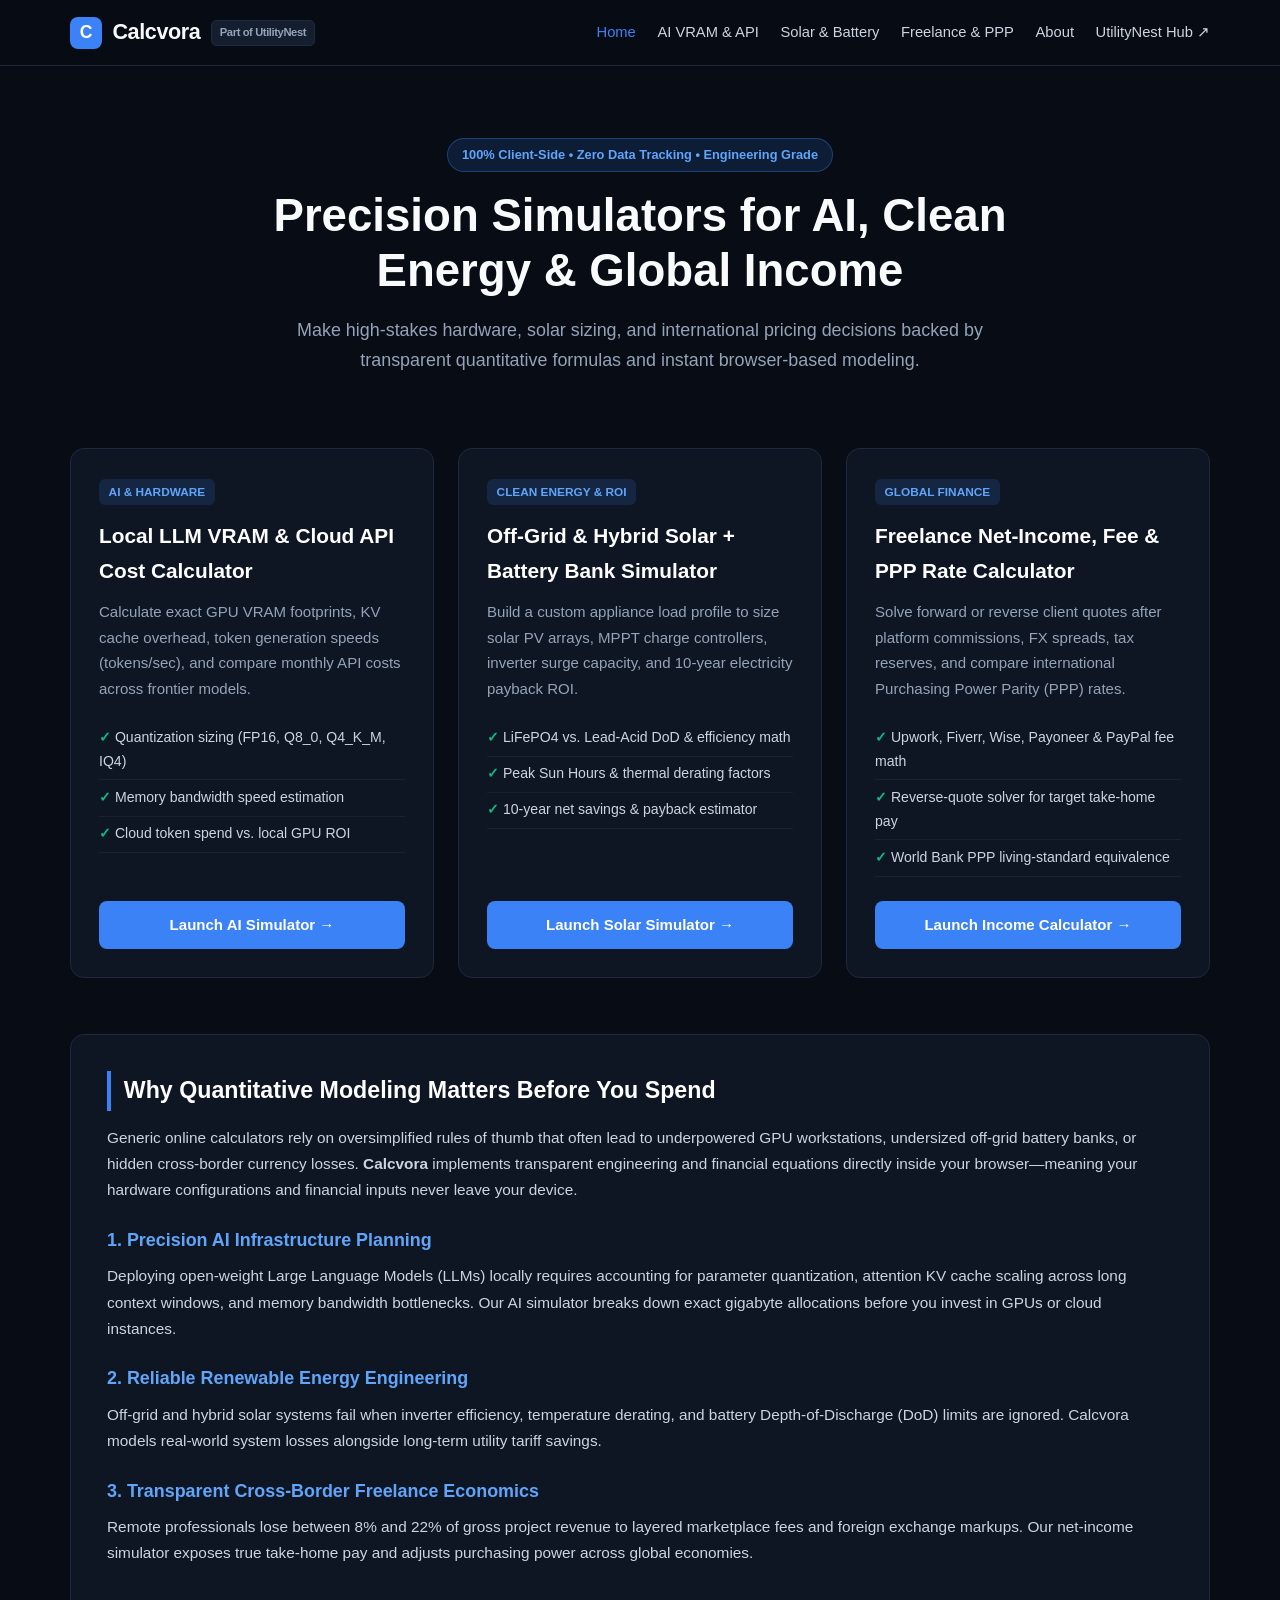
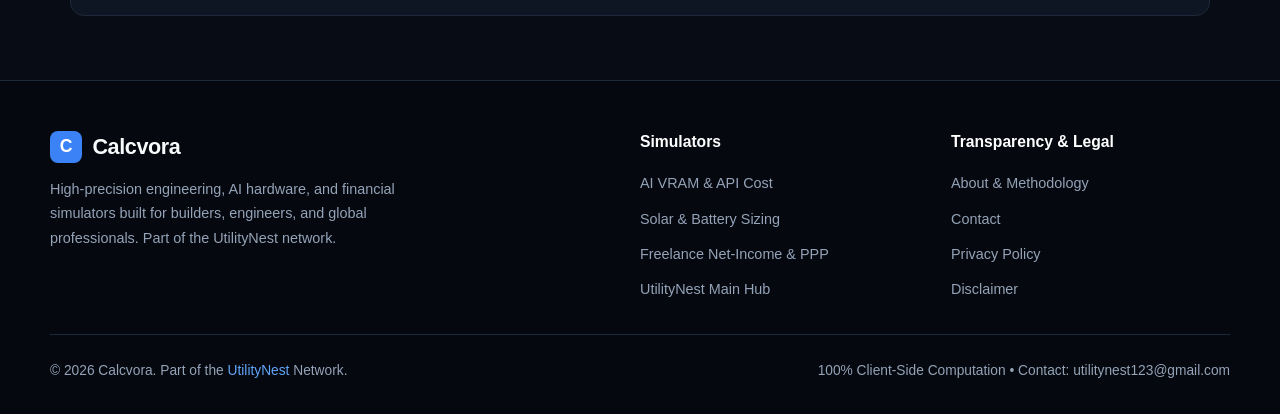
<file: index.html>
<!DOCTYPE html>
<html lang="en">
<head>
  <meta charset="UTF-8" />
  <meta name="viewport" content="width=device-width, initial-scale=1.0" />
  <title>Calcvora — Precision Simulators for AI, Clean Energy & Global Income</title>
  <meta name="description" content="Calcvora provides client-side engineering simulators for Local LLM VRAM & API costs, Off-Grid Solar & Battery sizing, and Global Freelance Net-Income & PPP rates." />
  <meta name="robots" content="index, follow" />
  <link rel="canonical" href="https://utilitynest123.github.io/calcvora/" />
  <link rel="icon" type="image/svg+xml" href="data:image/svg+xml,<svg xmlns='http://www.w3.org/2000/svg' viewBox='0 0 64 64'><rect width='64' height='64' rx='14' fill='%232563eb'/><text x='50%25' y='54%25' dominant-baseline='middle' text-anchor='middle' font-family='system-ui,sans-serif' font-weight='800' font-size='38' fill='white'>C</text></svg>" />
  <link rel="stylesheet" href="./assets/style.css" />
</head>
<body>
  <header>
    <div class="nav-wrap">
      <a href="./" class="brand">
        <span class="brand-badge">C</span>
        <span>Calcvora</span>
        <span class="brand-sub">Part of UtilityNest</span>
      </a>
      <button class="menu-btn" onclick="document.getElementById('nav').classList.toggle('open')">&#9776; Menu</button>
      <nav class="nav-links" id="nav">
        <a href="./" class="active">Home</a>
        <a href="./ai-vram-calculator/">AI VRAM &amp; API</a>
        <a href="./solar-battery-sizing/">Solar &amp; Battery</a>
        <a href="./freelance-net-income/">Freelance &amp; PPP</a>
        <a href="./about/">About</a>
        <a href="https://utilitynest123.github.io/">UtilityNest Hub &nearr;</a>
      </nav>
    </div>
  </header>

  <main class="container">
    <section class="hero">
      <span class="pill">100% Client-Side &bull; Zero Data Tracking &bull; Engineering Grade</span>
      <h1>Precision Simulators for AI, Clean Energy &amp; Global Income</h1>
      <p>Make high-stakes hardware, solar sizing, and international pricing decisions backed by transparent quantitative formulas and instant browser-based modeling.</p>
    </section>

    <section class="grid-3">
      <!-- Simulator 1 -->
      <article class="card">
        <div>
          <span class="tag">AI &amp; Hardware</span>
          <h2>Local LLM VRAM &amp; Cloud API Cost Calculator</h2>
          <p>Calculate exact GPU VRAM footprints, KV cache overhead, token generation speeds (tokens/sec), and compare monthly API costs across frontier models.</p>
          <ul class="feature-list">
            <li>Quantization sizing (FP16, Q8_0, Q4_K_M, IQ4)</li>
            <li>Memory bandwidth speed estimation</li>
            <li>Cloud token spend vs. local GPU ROI</li>
          </ul>
        </div>
        <a href="./ai-vram-calculator/" class="btn">Launch AI Simulator &rarr;</a>
      </article>

      <!-- Simulator 2 -->
      <article class="card">
        <div>
          <span class="tag">Clean Energy &amp; ROI</span>
          <h2>Off-Grid &amp; Hybrid Solar + Battery Bank Simulator</h2>
          <p>Build a custom appliance load profile to size solar PV arrays, MPPT charge controllers, inverter surge capacity, and 10-year electricity payback ROI.</p>
          <ul class="feature-list">
            <li>LiFePO4 vs. Lead-Acid DoD &amp; efficiency math</li>
            <li>Peak Sun Hours &amp; thermal derating factors</li>
            <li>10-year net savings &amp; payback estimator</li>
          </ul>
        </div>
        <a href="./solar-battery-sizing/" class="btn">Launch Solar Simulator &rarr;</a>
      </article>

      <!-- Simulator 3 -->
      <article class="card">
        <div>
          <span class="tag">Global Finance</span>
          <h2>Freelance Net-Income, Fee &amp; PPP Rate Calculator</h2>
          <p>Solve forward or reverse client quotes after platform commissions, FX spreads, tax reserves, and compare international Purchasing Power Parity (PPP) rates.</p>
          <ul class="feature-list">
            <li>Upwork, Fiverr, Wise, Payoneer &amp; PayPal fee math</li>
            <li>Reverse-quote solver for target take-home pay</li>
            <li>World Bank PPP living-standard equivalence</li>
          </ul>
        </div>
        <a href="./freelance-net-income/" class="btn">Launch Income Calculator &rarr;</a>
      </article>
    </section>

    <section class="doc-section">
      <h2>Why Quantitative Modeling Matters Before You Spend</h2>
      <p>Generic online calculators rely on oversimplified rules of thumb that often lead to underpowered GPU workstations, undersized off-grid battery banks, or hidden cross-border currency losses. <strong>Calcvora</strong> implements transparent engineering and financial equations directly inside your browser—meaning your hardware configurations and financial inputs never leave your device.</p>
      <h3>1. Precision AI Infrastructure Planning</h3>
      <p>Deploying open-weight Large Language Models (LLMs) locally requires accounting for parameter quantization, attention KV cache scaling across long context windows, and memory bandwidth bottlenecks. Our AI simulator breaks down exact gigabyte allocations before you invest in GPUs or cloud instances.</p>
      <h3>2. Reliable Renewable Energy Engineering</h3>
      <p>Off-grid and hybrid solar systems fail when inverter efficiency, temperature derating, and battery Depth-of-Discharge (DoD) limits are ignored. Calcvora models real-world system losses alongside long-term utility tariff savings.</p>
      <h3>3. Transparent Cross-Border Freelance Economics</h3>
      <p>Remote professionals lose between 8% and 22% of gross project revenue to layered marketplace fees and foreign exchange markups. Our net-income simulator exposes true take-home pay and adjusts purchasing power across global economies.</p>
    </section>
  </main>

  <footer>
    <div class="footer-grid">
      <div>
        <a href="./" class="brand"><span class="brand-badge">C</span><span>Calcvora</span></a>
        <p>High-precision engineering, AI hardware, and financial simulators built for builders, engineers, and global professionals. Part of the UtilityNest network.</p>
      </div>
      <div class="footer-col">
        <h4>Simulators</h4>
        <ul>
          <li><a href="./ai-vram-calculator/">AI VRAM &amp; API Cost</a></li>
          <li><a href="./solar-battery-sizing/">Solar &amp; Battery Sizing</a></li>
          <li><a href="./freelance-net-income/">Freelance Net-Income &amp; PPP</a></li>
          <li><a href="https://utilitynest123.github.io/">UtilityNest Main Hub</a></li>
        </ul>
      </div>
      <div class="footer-col">
        <h4>Transparency &amp; Legal</h4>
        <ul>
          <li><a href="./about/">About &amp; Methodology</a></li>
          <li><a href="./contact/">Contact</a></li>
          <li><a href="./privacy-policy/">Privacy Policy</a></li>
          <li><a href="./disclaimer/">Disclaimer</a></li>
        </ul>
      </div>
    </div>
    <div class="footer-bottom">
      <span>&copy; 2026 Calcvora. Part of the <a href="https://utilitynest123.github.io/" style="color:#60a5fa;">UtilityNest</a> Network.</span>
      <span>100% Client-Side Computation &bull; Contact: utilitynest123@gmail.com</span>
    </div>
  </footer>
</body>
</html>
</file>
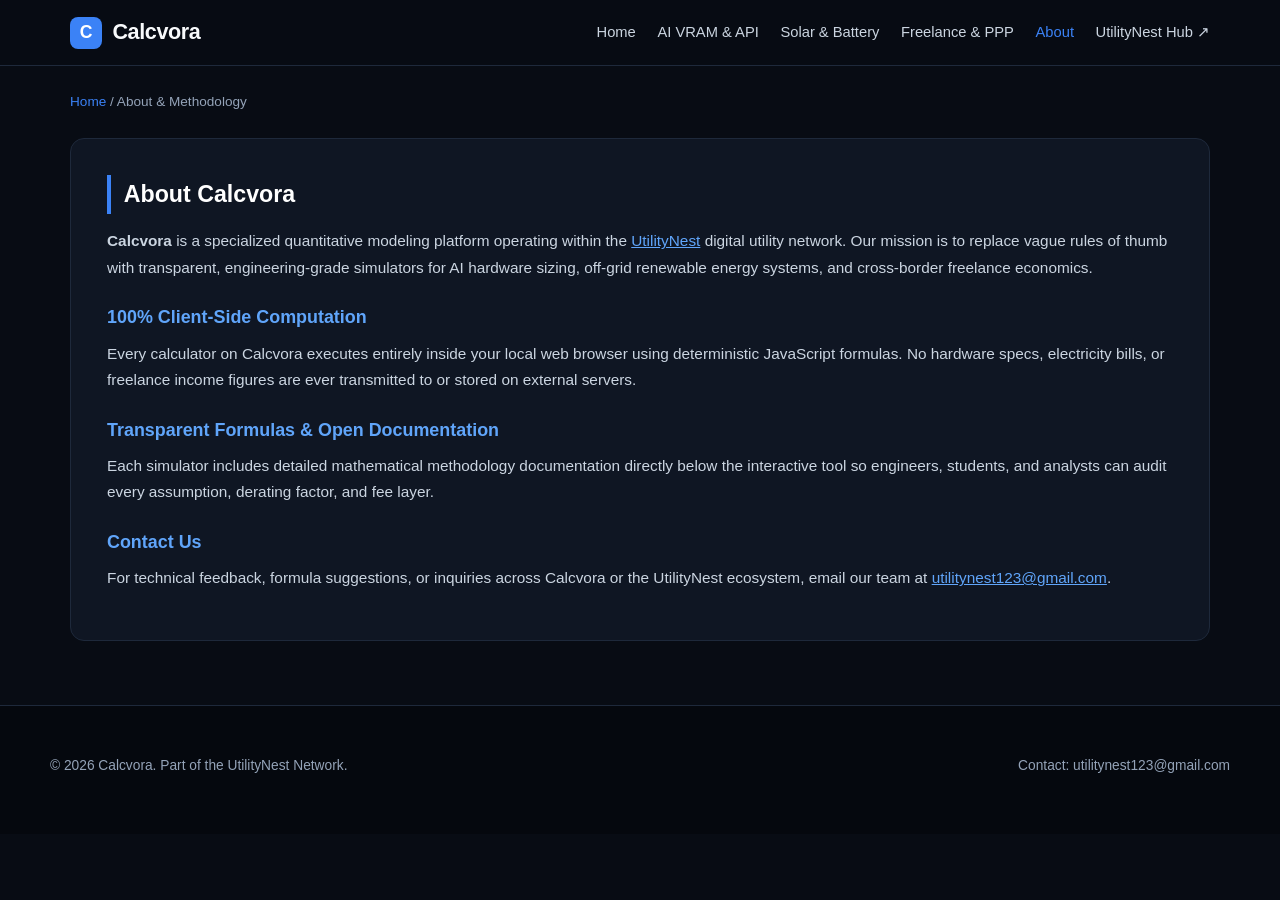
<file: about/index.html>
<!DOCTYPE html>
<html lang="en">
<head>
  <meta charset="UTF-8" />
  <meta name="viewport" content="width=device-width, initial-scale=1.0" />
  <title>About & Methodology — Calcvora</title>
  <meta name="description" content="Learn about Calcvora's engineering standards, client-side privacy architecture, and quantitative calculation methodologies." />
  <meta name="robots" content="index, follow" />
  <link rel="canonical" href="https://utilitynest123.github.io/calcvora/about/" />
  <link rel="icon" type="image/svg+xml" href="data:image/svg+xml,<svg xmlns='http://www.w3.org/2000/svg' viewBox='0 0 64 64'><rect width='64' height='64' rx='14' fill='%232563eb'/><text x='50%25' y='54%25' dominant-baseline='middle' text-anchor='middle' font-family='system-ui,sans-serif' font-weight='800' font-size='38' fill='white'>C</text></svg>" />
  <link rel="stylesheet" href="../assets/style.css" />
</head>
<body>
  <header>
    <div class="nav-wrap">
      <a href="../" class="brand"><span class="brand-badge">C</span><span>Calcvora</span></a>
      <button class="menu-btn" onclick="document.getElementById('nav').classList.toggle('open')">&#9776; Menu</button>
      <nav class="nav-links" id="nav">
        <a href="../">Home</a>
        <a href="../ai-vram-calculator/">AI VRAM &amp; API</a>
        <a href="../solar-battery-sizing/">Solar &amp; Battery</a>
        <a href="../freelance-net-income/">Freelance &amp; PPP</a>
        <a href="./" class="active">About</a>
        <a href="https://utilitynest123.github.io/">UtilityNest Hub &nearr;</a>
      </nav>
    </div>
  </header>

  <main class="container">
    <div class="breadcrumb"><a href="../">Home</a> / About &amp; Methodology</div>
    <article class="doc-section" style="margin-top:1.5rem;">
      <h2>About Calcvora</h2>
      <p><strong>Calcvora</strong> is a specialized quantitative modeling platform operating within the <a href="https://utilitynest123.github.io/" style="color:#60a5fa;text-decoration:underline;">UtilityNest</a> digital utility network. Our mission is to replace vague rules of thumb with transparent, engineering-grade simulators for AI hardware sizing, off-grid renewable energy systems, and cross-border freelance economics.</p>

      <h3>100% Client-Side Computation</h3>
      <p>Every calculator on Calcvora executes entirely inside your local web browser using deterministic JavaScript formulas. No hardware specs, electricity bills, or freelance income figures are ever transmitted to or stored on external servers.</p>

      <h3>Transparent Formulas &amp; Open Documentation</h3>
      <p>Each simulator includes detailed mathematical methodology documentation directly below the interactive tool so engineers, students, and analysts can audit every assumption, derating factor, and fee layer.</p>

      <h3>Contact Us</h3>
      <p>For technical feedback, formula suggestions, or inquiries across Calcvora or the UtilityNest ecosystem, email our team at <a href="mailto:utilitynest123@gmail.com" style="color:#60a5fa;text-decoration:underline;">utilitynest123@gmail.com</a>.</p>
    </article>
  </main>

  <footer>
    <div class="footer-bottom" style="max-width:1180px;margin:0 auto;padding-bottom:1.5rem;">
      <span>&copy; 2026 Calcvora. Part of the UtilityNest Network.</span>
      <span>Contact: utilitynest123@gmail.com</span>
    </div>
  </footer>
</body>
</html>
</file>
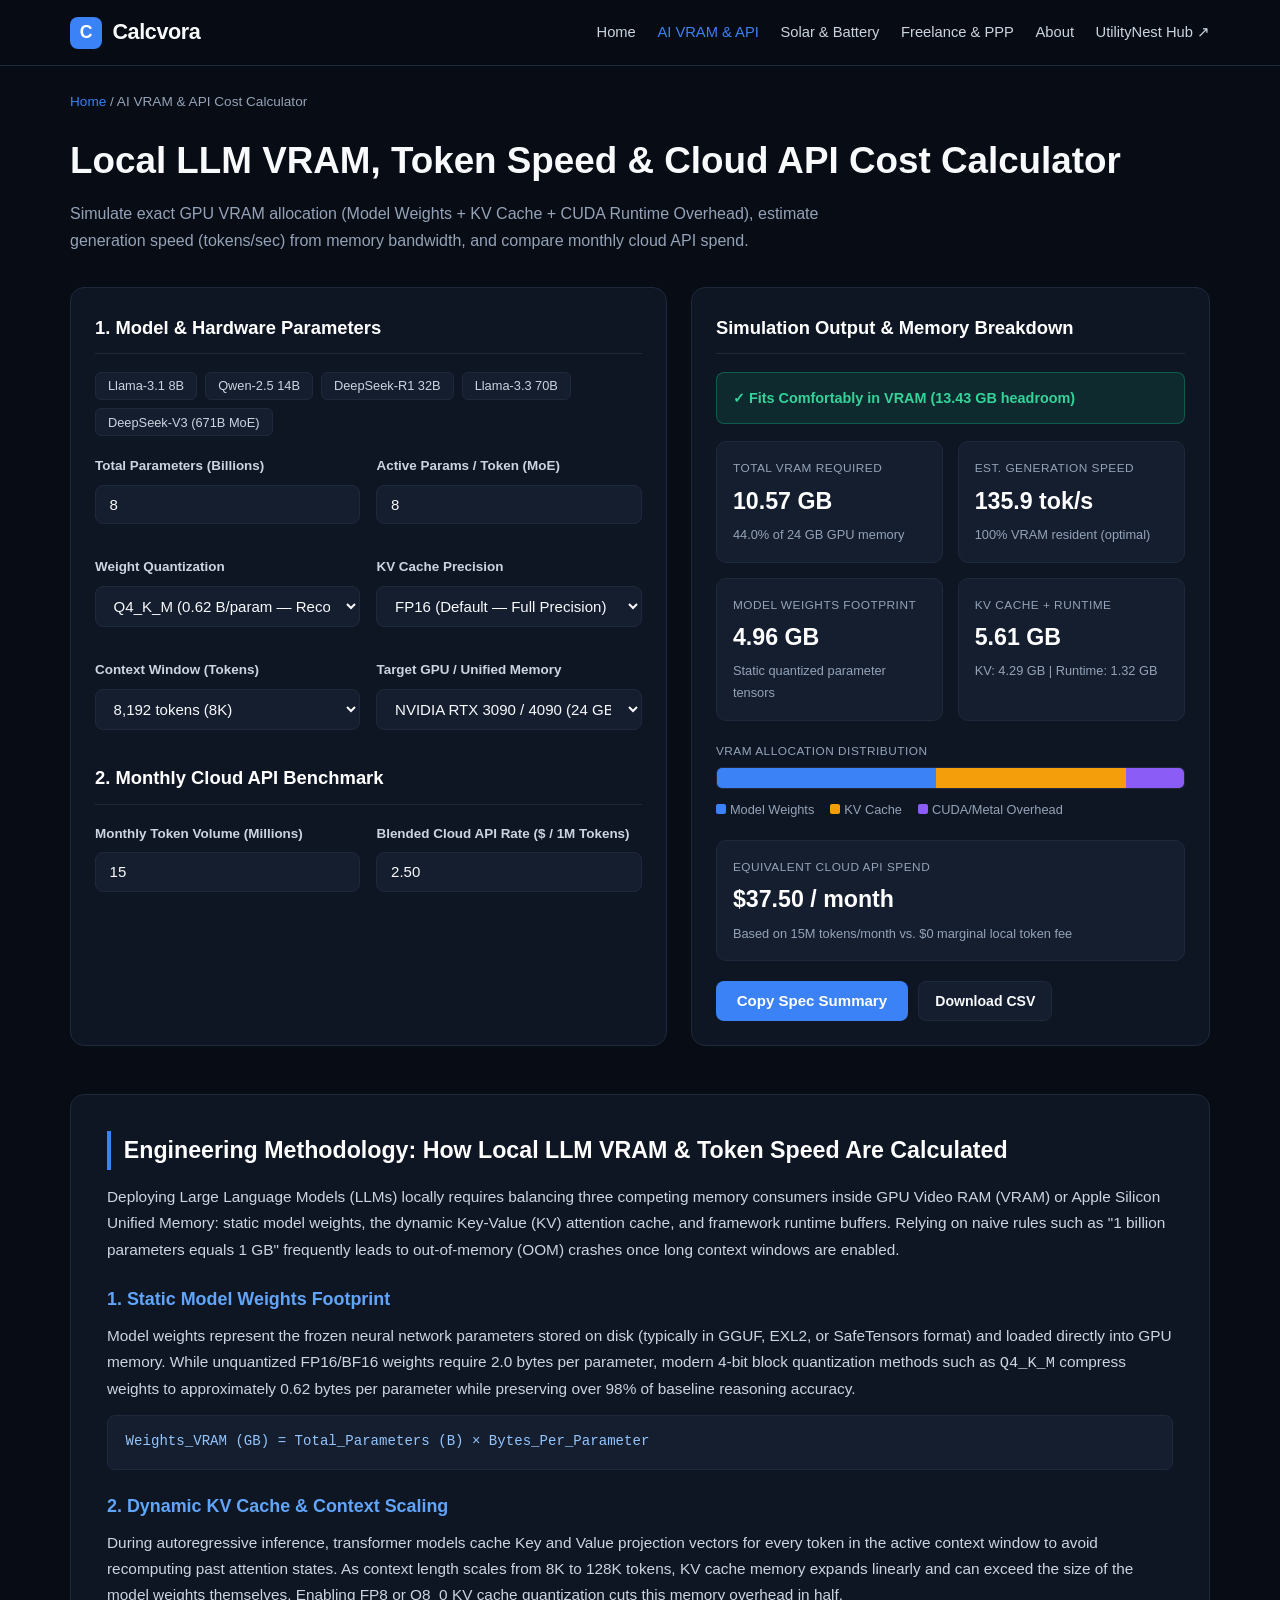
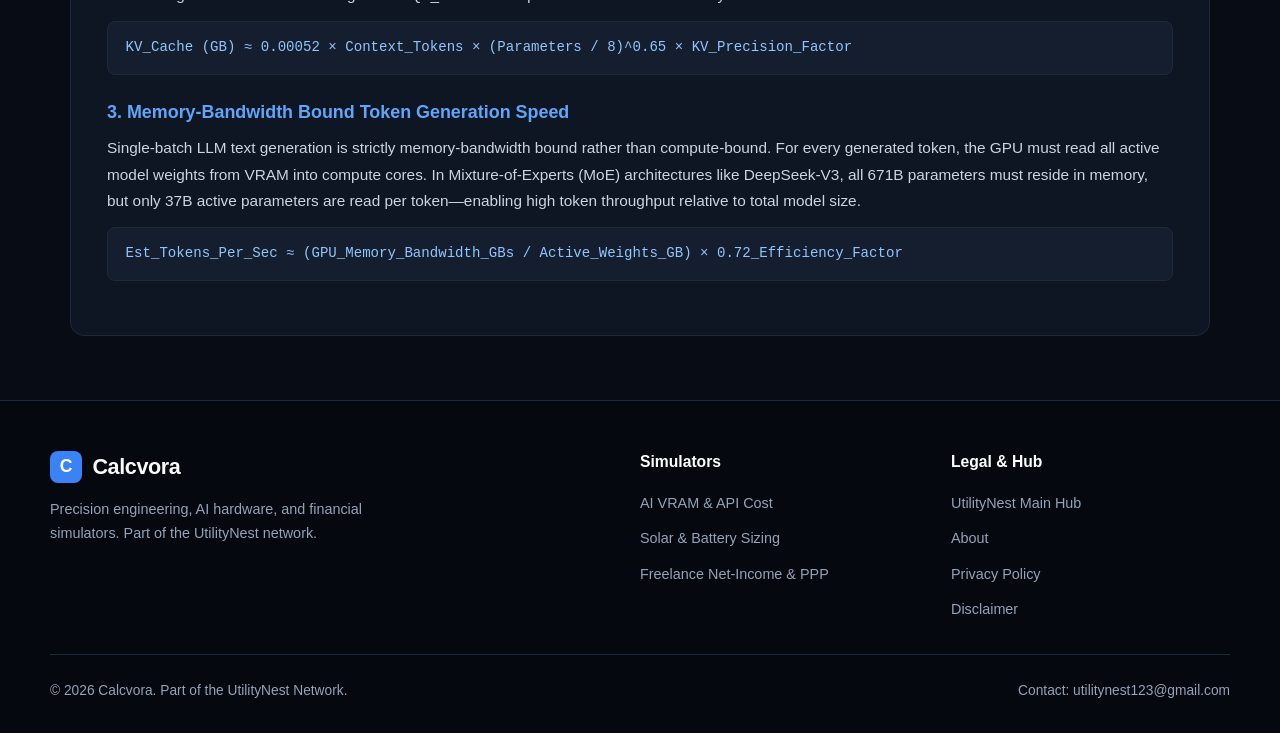
<file: ai-vram-calculator/index.html>
<!DOCTYPE html>
<html lang="en">
<head>
  <meta charset="UTF-8" />
  <meta name="viewport" content="width=device-width, initial-scale=1.0" />
  <title>Local LLM VRAM, Token Speed & Cloud API Cost Calculator — Calcvora</title>
  <meta name="description" content="Calculate exact GPU VRAM allocation (Weights + KV Cache + Runtime Overhead), estimate tokens/sec from memory bandwidth, and benchmark monthly cloud API costs." />
  <meta name="robots" content="index, follow" />
  <link rel="canonical" href="https://utilitynest123.github.io/calcvora/ai-vram-calculator/" />
  <link rel="icon" type="image/svg+xml" href="data:image/svg+xml,<svg xmlns='http://www.w3.org/2000/svg' viewBox='0 0 64 64'><rect width='64' height='64' rx='14' fill='%232563eb'/><text x='50%25' y='54%25' dominant-baseline='middle' text-anchor='middle' font-family='system-ui,sans-serif' font-weight='800' font-size='38' fill='white'>C</text></svg>" />
  <link rel="stylesheet" href="../assets/style.css" />
</head>
<body>
  <header>
    <div class="nav-wrap">
      <a href="../" class="brand"><span class="brand-badge">C</span><span>Calcvora</span></a>
      <button class="menu-btn" onclick="document.getElementById('nav').classList.toggle('open')">&#9776; Menu</button>
      <nav class="nav-links" id="nav">
        <a href="../">Home</a>
        <a href="./" class="active">AI VRAM &amp; API</a>
        <a href="../solar-battery-sizing/">Solar &amp; Battery</a>
        <a href="../freelance-net-income/">Freelance &amp; PPP</a>
        <a href="../about/">About</a>
        <a href="https://utilitynest123.github.io/">UtilityNest Hub &nearr;</a>
      </nav>
    </div>
  </header>

  <main class="container">
    <div class="breadcrumb"><a href="../">Home</a> / AI VRAM &amp; API Cost Calculator</div>
    <div class="sim-header">
      <h1>Local LLM VRAM, Token Speed &amp; Cloud API Cost Calculator</h1>
      <p>Simulate exact GPU VRAM allocation (Model Weights + KV Cache + CUDA Runtime Overhead), estimate generation speed (tokens/sec) from memory bandwidth, and compare monthly cloud API spend.</p>
    </div>

    <div class="sim-grid">
      <!-- Inputs -->
      <section class="panel">
        <h2>1. Model &amp; Hardware Parameters</h2>
        <div class="preset-bar">
          <button class="preset-chip" onclick="setPreset(8, 8, 0.62, 8192)">Llama-3.1 8B</button>
          <button class="preset-chip" onclick="setPreset(14, 14, 0.62, 8192)">Qwen-2.5 14B</button>
          <button class="preset-chip" onclick="setPreset(32, 32, 0.62, 16384)">DeepSeek-R1 32B</button>
          <button class="preset-chip" onclick="setPreset(70, 70, 0.62, 8192)">Llama-3.3 70B</button>
          <button class="preset-chip" onclick="setPreset(671, 37, 0.55, 16384)">DeepSeek-V3 (671B MoE)</button>
        </div>

        <div class="form-row">
          <div class="form-group">
            <label for="params">Total Parameters (Billions)</label>
            <input type="number" id="params" value="8" min="0.5" max="1000" step="0.5" oninput="calcAI()" />
          </div>
          <div class="form-group">
            <label for="activeParams">Active Params / Token (MoE)</label>
            <input type="number" id="activeParams" value="8" min="0.5" max="1000" step="0.5" oninput="calcAI()" />
          </div>
        </div>

        <div class="form-row">
          <div class="form-group">
            <label for="quant">Weight Quantization</label>
            <select id="quant" onchange="calcAI()">
              <option value="2.0">FP16 / BF16 (2.00 B/param)</option>
              <option value="1.05">Q8_0 (1.05 B/param)</option>
              <option value="0.75">Q6_K (0.75 B/param)</option>
              <option value="0.62" selected>Q4_K_M (0.62 B/param — Recommended)</option>
              <option value="0.50">IQ4_XS (0.50 B/param)</option>
            </select>
          </div>
          <div class="form-group">
            <label for="kvPrec">KV Cache Precision</label>
            <select id="kvPrec" onchange="calcAI()">
              <option value="1.0" selected>FP16 (Default — Full Precision)</option>
              <option value="0.5">Q8_0 Quantized KV Cache</option>
              <option value="0.25">Q4_0 Quantized KV Cache</option>
            </select>
          </div>
        </div>

        <div class="form-row">
          <div class="form-group">
            <label for="ctx">Context Window (Tokens)</label>
            <select id="ctx" onchange="calcAI()">
              <option value="4096">4,096 tokens (4K)</option>
              <option value="8192" selected>8,192 tokens (8K)</option>
              <option value="16384">16,384 tokens (16K)</option>
              <option value="32768">32,768 tokens (32K)</option>
              <option value="65536">65,536 tokens (64K)</option>
              <option value="131072">131,072 tokens (128K)</option>
            </select>
          </div>
          <div class="form-group">
            <label for="gpu">Target GPU / Unified Memory</label>
            <select id="gpu" onchange="calcAI()">
              <option value="8|272">NVIDIA RTX 4060 (8 GB | 272 GB/s)</option>
              <option value="12|504">NVIDIA RTX 4070 / 3060 (12 GB | 504 GB/s)</option>
              <option value="16|736">NVIDIA RTX 4080 Super (16 GB | 736 GB/s)</option>
              <option value="24|936" selected>NVIDIA RTX 3090 / 4090 (24 GB | 936 GB/s)</option>
              <option value="32|1792">NVIDIA RTX 5090 (32 GB | 1,792 GB/s)</option>
              <option value="48|864">NVIDIA RTX A6000 / 2x3090 (48 GB | 864 GB/s)</option>
              <option value="64|400">Apple M3 Max Unified (64 GB | 400 GB/s)</option>
              <option value="128|546">Apple M4 Max Unified (128 GB | 546 GB/s)</option>
            </select>
          </div>
        </div>

        <h2>2. Monthly Cloud API Benchmark</h2>
        <div class="form-row">
          <div class="form-group">
            <label for="monthlyTokens">Monthly Token Volume (Millions)</label>
            <input type="number" id="monthlyTokens" value="15" min="0" step="1" oninput="calcAI()" />
          </div>
          <div class="form-group">
            <label for="apiRate">Blended Cloud API Rate ($ / 1M Tokens)</label>
            <input type="number" id="apiRate" value="2.50" min="0.1" step="0.1" oninput="calcAI()" />
          </div>
        </div>
      </section>

      <!-- Results -->
      <section class="panel">
        <h2>Simulation Output &amp; Memory Breakdown</h2>
        <div id="vramStatus" class="status-banner">Fits Comfortably in VRAM</div>

        <div class="kpi-grid">
          <div class="kpi-box">
            <div class="kpi-label">Total VRAM Required</div>
            <div class="kpi-val" id="totalVram">10.58 GB</div>
            <div class="kpi-sub" id="vramPct">44.1% of 24 GB GPU memory</div>
          </div>
          <div class="kpi-box">
            <div class="kpi-label">Est. Generation Speed</div>
            <div class="kpi-val" id="tokSpeed">72.0 tok/s</div>
            <div class="kpi-sub" id="speedNote">100% VRAM resident (optimal)</div>
          </div>
          <div class="kpi-box">
            <div class="kpi-label">Model Weights Footprint</div>
            <div class="kpi-val" id="weightsGb">4.96 GB</div>
            <div class="kpi-sub">Static quantized parameter tensors</div>
          </div>
          <div class="kpi-box">
            <div class="kpi-label">KV Cache + Runtime</div>
            <div class="kpi-val" id="kvRuntimeGb">5.62 GB</div>
            <div class="kpi-sub" id="kvDetail">KV: 4.29 GB | Runtime: 1.33 GB</div>
          </div>
        </div>

        <div class="bar-wrap">
          <div class="kpi-label" style="margin-bottom:6px;">VRAM Allocation Distribution</div>
          <div class="bar-track">
            <div id="barWeights" class="bar-seg" style="background:#3b82f6;width:45%;"></div>
            <div id="barKv" class="bar-seg" style="background:#f59e0b;width:35%;"></div>
            <div id="barSys" class="bar-seg" style="background:#8b5cf6;width:20%;"></div>
          </div>
          <div class="legend">
            <span><i class="dot" style="background:#3b82f6;"></i>Model Weights</span>
            <span><i class="dot" style="background:#f59e0b;"></i>KV Cache</span>
            <span><i class="dot" style="background:#8b5cf6;"></i>CUDA/Metal Overhead</span>
          </div>
        </div>

        <div class="kpi-box" style="margin-top:1rem;">
          <div class="kpi-label">Equivalent Cloud API Spend</div>
          <div class="kpi-val" id="cloudCost">$37.50 / month</div>
          <div class="kpi-sub" id="cloudNote">Based on 15M tokens/month vs. $0 marginal local token fee</div>
        </div>

        <div class="action-row">
          <button class="btn" onclick="copyAISummary()">Copy Spec Summary</button>
          <button class="btn-secondary" onclick="downloadAICsv()">Download CSV</button>
        </div>
      </section>
    </div>

    <article class="doc-section">
      <h2>Engineering Methodology: How Local LLM VRAM &amp; Token Speed Are Calculated</h2>
      <p>Deploying Large Language Models (LLMs) locally requires balancing three competing memory consumers inside GPU Video RAM (VRAM) or Apple Silicon Unified Memory: static model weights, the dynamic Key-Value (KV) attention cache, and framework runtime buffers. Relying on naive rules such as "1 billion parameters equals 1 GB" frequently leads to out-of-memory (OOM) crashes once long context windows are enabled.</p>

      <h3>1. Static Model Weights Footprint</h3>
      <p>Model weights represent the frozen neural network parameters stored on disk (typically in GGUF, EXL2, or SafeTensors format) and loaded directly into GPU memory. While unquantized FP16/BF16 weights require 2.0 bytes per parameter, modern 4-bit block quantization methods such as <code>Q4_K_M</code> compress weights to approximately 0.62 bytes per parameter while preserving over 98% of baseline reasoning accuracy.</p>
      <div class="formula-box">Weights_VRAM (GB) = Total_Parameters (B) &times; Bytes_Per_Parameter</div>

      <h3>2. Dynamic KV Cache &amp; Context Scaling</h3>
      <p>During autoregressive inference, transformer models cache Key and Value projection vectors for every token in the active context window to avoid recomputing past attention states. As context length scales from 8K to 128K tokens, KV cache memory expands linearly and can exceed the size of the model weights themselves. Enabling FP8 or Q8_0 KV cache quantization cuts this memory overhead in half.</p>
      <div class="formula-box">KV_Cache (GB) &approx; 0.00052 &times; Context_Tokens &times; (Parameters / 8)^0.65 &times; KV_Precision_Factor</div>

      <h3>3. Memory-Bandwidth Bound Token Generation Speed</h3>
      <p>Single-batch LLM text generation is strictly memory-bandwidth bound rather than compute-bound. For every generated token, the GPU must read all active model weights from VRAM into compute cores. In Mixture-of-Experts (MoE) architectures like DeepSeek-V3, all 671B parameters must reside in memory, but only 37B active parameters are read per token—enabling high token throughput relative to total model size.</p>
      <div class="formula-box">Est_Tokens_Per_Sec &approx; (GPU_Memory_Bandwidth_GBs / Active_Weights_GB) &times; 0.72_Efficiency_Factor</div>
    </article>
  </main>

  <footer>
    <div class="footer-grid">
      <div>
        <a href="../" class="brand"><span class="brand-badge">C</span><span>Calcvora</span></a>
        <p>Precision engineering, AI hardware, and financial simulators. Part of the UtilityNest network.</p>
      </div>
      <div class="footer-col">
        <h4>Simulators</h4>
        <ul>
          <li><a href="./">AI VRAM &amp; API Cost</a></li>
          <li><a href="../solar-battery-sizing/">Solar &amp; Battery Sizing</a></li>
          <li><a href="../freelance-net-income/">Freelance Net-Income &amp; PPP</a></li>
        </ul>
      </div>
      <div class="footer-col">
        <h4>Legal &amp; Hub</h4>
        <ul>
          <li><a href="https://utilitynest123.github.io/">UtilityNest Main Hub</a></li>
          <li><a href="../about/">About</a></li>
          <li><a href="../privacy-policy/">Privacy Policy</a></li>
          <li><a href="../disclaimer/">Disclaimer</a></li>
        </ul>
      </div>
    </div>
    <div class="footer-bottom">
      <span>&copy; 2026 Calcvora. Part of the UtilityNest Network.</span>
      <span>Contact: utilitynest123@gmail.com</span>
    </div>
  </footer>

  <script>
    function setPreset(p, ap, q, c) {
      document.getElementById('params').value = p;
      document.getElementById('activeParams').value = ap;
      document.getElementById('quant').value = q;
      document.getElementById('ctx').value = c;
      calcAI();
    }

    function calcAI() {
      const params = parseFloat(document.getElementById('params').value) || 8;
      const activeParams = Math.min(params, parseFloat(document.getElementById('activeParams').value) || params);
      const quant = parseFloat(document.getElementById('quant').value);
      const kvPrec = parseFloat(document.getElementById('kvPrec').value);
      const ctx = parseInt(document.getElementById('ctx').value, 10);
      const [gpuMem, gpuBw] = document.getElementById('gpu').value.split('|').map(Number);
      const mTokens = parseFloat(document.getElementById('monthlyTokens').value) || 0;
      const apiRate = parseFloat(document.getElementById('apiRate').value) || 0;

      const weightsGb = params * quant;
      const activeWeightsGb = activeParams * quant;
      const kvGb = (ctx / 8192) * 4.29 * Math.pow(params / 8, 0.62) * kvPrec;
      const runtimeGb = 0.85 + (weightsGb * 0.095);
      const totalVram = weightsGb + kvGb + runtimeGb;

      const pct = (totalVram / gpuMem) * 100;
      const headroom = gpuMem - totalVram;

      let speed = (gpuBw / Math.max(activeWeightsGb, 0.5)) * 0.72;
      let speedNote = "100% VRAM resident (optimal)";
      const statusEl = document.getElementById('vramStatus');

      if (headroom >= 1.5) {
        statusEl.className = "status-banner";
        statusEl.textContent = `✓ Fits Comfortably in VRAM (${headroom.toFixed(2)} GB headroom)`;
      } else if (headroom >= 0) {
        statusEl.className = "status-banner warn";
        statusEl.textContent = `⚠ Tight VRAM Fit (${headroom.toFixed(2)} GB headroom — reduce context if OOM)`;
      } else {
        speed = speed * 0.16;
        speedNote = "CPU/RAM offload penalty active (-84% speed)";
        statusEl.className = "status-banner warn";
        statusEl.textContent = `⚠ Exceeds VRAM by ${Math.abs(headroom).toFixed(2)} GB — Requires CPU/RAM Offloading`;
      }

      document.getElementById('totalVram').textContent = `${totalVram.toFixed(2)} GB`;
      document.getElementById('vramPct').textContent = `${pct.toFixed(1)}% of ${gpuMem} GB GPU memory`;
      document.getElementById('tokSpeed').textContent = `${speed.toFixed(1)} tok/s`;
      document.getElementById('speedNote').textContent = speedNote;
      document.getElementById('weightsGb').textContent = `${weightsGb.toFixed(2)} GB`;
      document.getElementById('kvRuntimeGb').textContent = `${(kvGb + runtimeGb).toFixed(2)} GB`;
      document.getElementById('kvDetail').textContent = `KV: ${kvGb.toFixed(2)} GB | Runtime: ${runtimeGb.toFixed(2)} GB`;

      document.getElementById('barWeights').style.width = `${(weightsGb / totalVram) * 100}%`;
      document.getElementById('barKv').style.width = `${(kvGb / totalVram) * 100}%`;
      document.getElementById('barSys').style.width = `${(runtimeGb / totalVram) * 100}%`;

      const cloudCost = mTokens * apiRate;
      document.getElementById('cloudCost').textContent = `$${cloudCost.toFixed(2)} / month`;
      document.getElementById('cloudNote').textContent = `Based on ${mTokens}M tokens/month vs. $0 marginal local token fee`;
    }

    function copyAISummary() {
      const txt = `Calcvora AI VRAM Report:\nTotal VRAM: ${document.getElementById('totalVram').textContent}\nEst. Speed: ${document.getElementById('tokSpeed').textContent}\nWeights: ${document.getElementById('weightsGb').textContent}\nKV+Runtime: ${document.getElementById('kvRuntimeGb').textContent}\nCloud API Equivalent: ${document.getElementById('cloudCost').textContent}`;
      navigator.clipboard.writeText(txt);
      alert("Simulation summary copied to clipboard!");
    }

    function downloadAICsv() {
      const csv = `Metric,Value\nTotal VRAM,${document.getElementById('totalVram').textContent}\nEst Speed,${document.getElementById('tokSpeed').textContent}\nModel Weights,${document.getElementById('weightsGb').textContent}\nKV + Runtime,${document.getElementById('kvRuntimeGb').textContent}\nCloud API Monthly Cost,${document.getElementById('cloudCost').textContent}`;
      const a = document.createElement('a');
      a.href = URL.createObjectURL(new Blob([csv], { type: 'text/csv' }));
      a.download = 'calcvora-ai-vram-report.csv';
      a.click();
    }

    calcAI();
  </script>
</body>
</html>
</file>
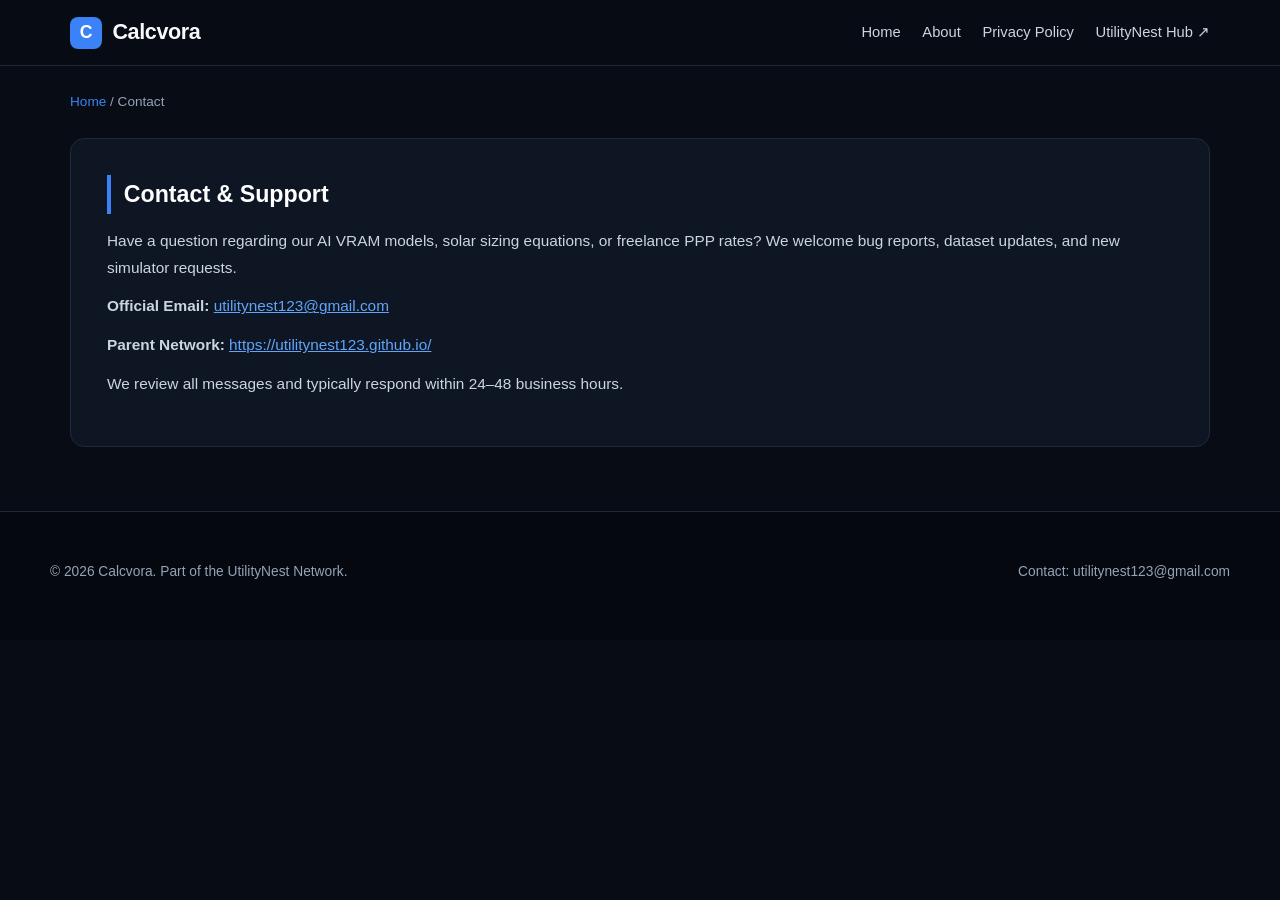
<file: contact/index.html>
<!DOCTYPE html>
<html lang="en">
<head>
  <meta charset="UTF-8" />
  <meta name="viewport" content="width=device-width, initial-scale=1.0" />
  <title>Contact — Calcvora</title>
  <meta name="description" content="Contact the Calcvora and UtilityNest support team for bug reports, formula feedback, or inquiries." />
  <meta name="robots" content="index, follow" />
  <link rel="canonical" href="https://utilitynest123.github.io/calcvora/contact/" />
  <link rel="icon" type="image/svg+xml" href="data:image/svg+xml,<svg xmlns='http://www.w3.org/2000/svg' viewBox='0 0 64 64'><rect width='64' height='64' rx='14' fill='%232563eb'/><text x='50%25' y='54%25' dominant-baseline='middle' text-anchor='middle' font-family='system-ui,sans-serif' font-weight='800' font-size='38' fill='white'>C</text></svg>" />
  <link rel="stylesheet" href="../assets/style.css" />
</head>
<body>
  <header>
    <div class="nav-wrap">
      <a href="../" class="brand"><span class="brand-badge">C</span><span>Calcvora</span></a>
      <nav class="nav-links">
        <a href="../">Home</a>
        <a href="../about/">About</a>
        <a href="../privacy-policy/">Privacy Policy</a>
        <a href="https://utilitynest123.github.io/">UtilityNest Hub &nearr;</a>
      </nav>
    </div>
  </header>

  <main class="container">
    <div class="breadcrumb"><a href="../">Home</a> / Contact</div>
    <article class="doc-section" style="margin-top:1.5rem;">
      <h2>Contact &amp; Support</h2>
      <p>Have a question regarding our AI VRAM models, solar sizing equations, or freelance PPP rates? We welcome bug reports, dataset updates, and new simulator requests.</p>
      <p><strong>Official Email:</strong> <a href="mailto:utilitynest123@gmail.com" style="color:#60a5fa;text-decoration:underline;">utilitynest123@gmail.com</a></p>
      <p><strong>Parent Network:</strong> <a href="https://utilitynest123.github.io/" style="color:#60a5fa;text-decoration:underline;">https://utilitynest123.github.io/</a></p>
      <p>We review all messages and typically respond within 24–48 business hours.</p>
    </article>
  </main>

  <footer>
    <div class="footer-bottom" style="max-width:1180px;margin:0 auto;padding-bottom:1.5rem;">
      <span>&copy; 2026 Calcvora. Part of the UtilityNest Network.</span>
      <span>Contact: utilitynest123@gmail.com</span>
    </div>
  </footer>
</body>
</html>
</file>
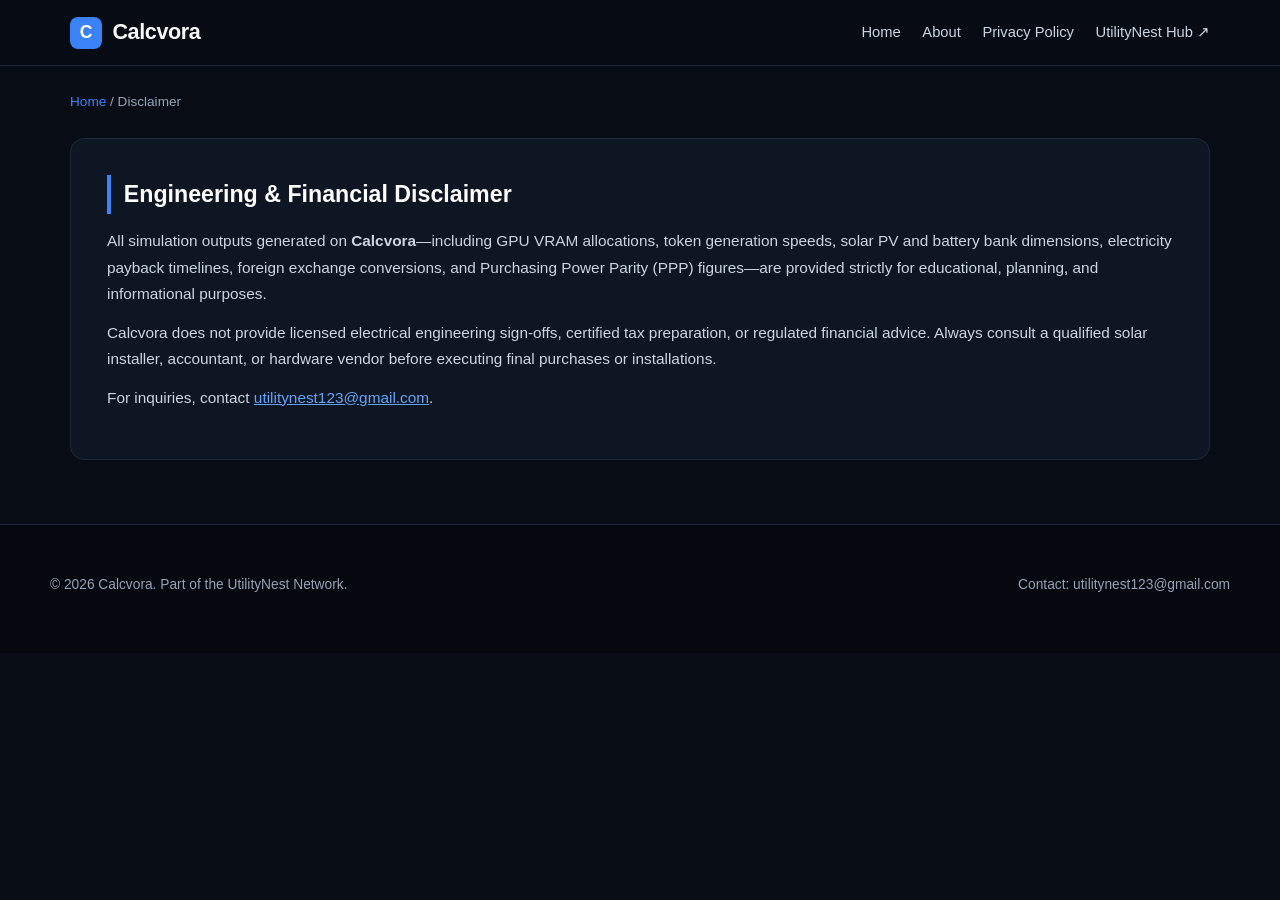
<file: disclaimer/index.html>
<!DOCTYPE html>
<html lang="en">
<head>
  <meta charset="UTF-8" />
  <meta name="viewport" content="width=device-width, initial-scale=1.0" />
  <title>Engineering & Financial Disclaimer — Calcvora</title>
  <meta name="description" content="Official engineering and financial disclaimer for Calcvora simulators." />
  <meta name="robots" content="index, follow" />
  <link rel="canonical" href="https://utilitynest123.github.io/calcvora/disclaimer/" />
  <link rel="icon" type="image/svg+xml" href="data:image/svg+xml,<svg xmlns='http://www.w3.org/2000/svg' viewBox='0 0 64 64'><rect width='64' height='64' rx='14' fill='%232563eb'/><text x='50%25' y='54%25' dominant-baseline='middle' text-anchor='middle' font-family='system-ui,sans-serif' font-weight='800' font-size='38' fill='white'>C</text></svg>" />
  <link rel="stylesheet" href="../assets/style.css" />
</head>
<body>
  <header>
    <div class="nav-wrap">
      <a href="../" class="brand"><span class="brand-badge">C</span><span>Calcvora</span></a>
      <nav class="nav-links">
        <a href="../">Home</a>
        <a href="../about/">About</a>
        <a href="../privacy-policy/">Privacy Policy</a>
        <a href="https://utilitynest123.github.io/">UtilityNest Hub &nearr;</a>
      </nav>
    </div>
  </header>

  <main class="container">
    <div class="breadcrumb"><a href="../">Home</a> / Disclaimer</div>
    <article class="doc-section" style="margin-top:1.5rem;">
      <h2>Engineering &amp; Financial Disclaimer</h2>
      <p>All simulation outputs generated on <strong>Calcvora</strong>—including GPU VRAM allocations, token generation speeds, solar PV and battery bank dimensions, electricity payback timelines, foreign exchange conversions, and Purchasing Power Parity (PPP) figures—are provided strictly for educational, planning, and informational purposes.</p>
      <p>Calcvora does not provide licensed electrical engineering sign-offs, certified tax preparation, or regulated financial advice. Always consult a qualified solar installer, accountant, or hardware vendor before executing final purchases or installations.</p>
      <p>For inquiries, contact <a href="mailto:utilitynest123@gmail.com" style="color:#60a5fa;text-decoration:underline;">utilitynest123@gmail.com</a>.</p>
    </article>
  </main>

  <footer>
    <div class="footer-bottom" style="max-width:1180px;margin:0 auto;padding-bottom:1.5rem;">
      <span>&copy; 2026 Calcvora. Part of the UtilityNest Network.</span>
      <span>Contact: utilitynest123@gmail.com</span>
    </div>
  </footer>
</body>
</html>
</file>
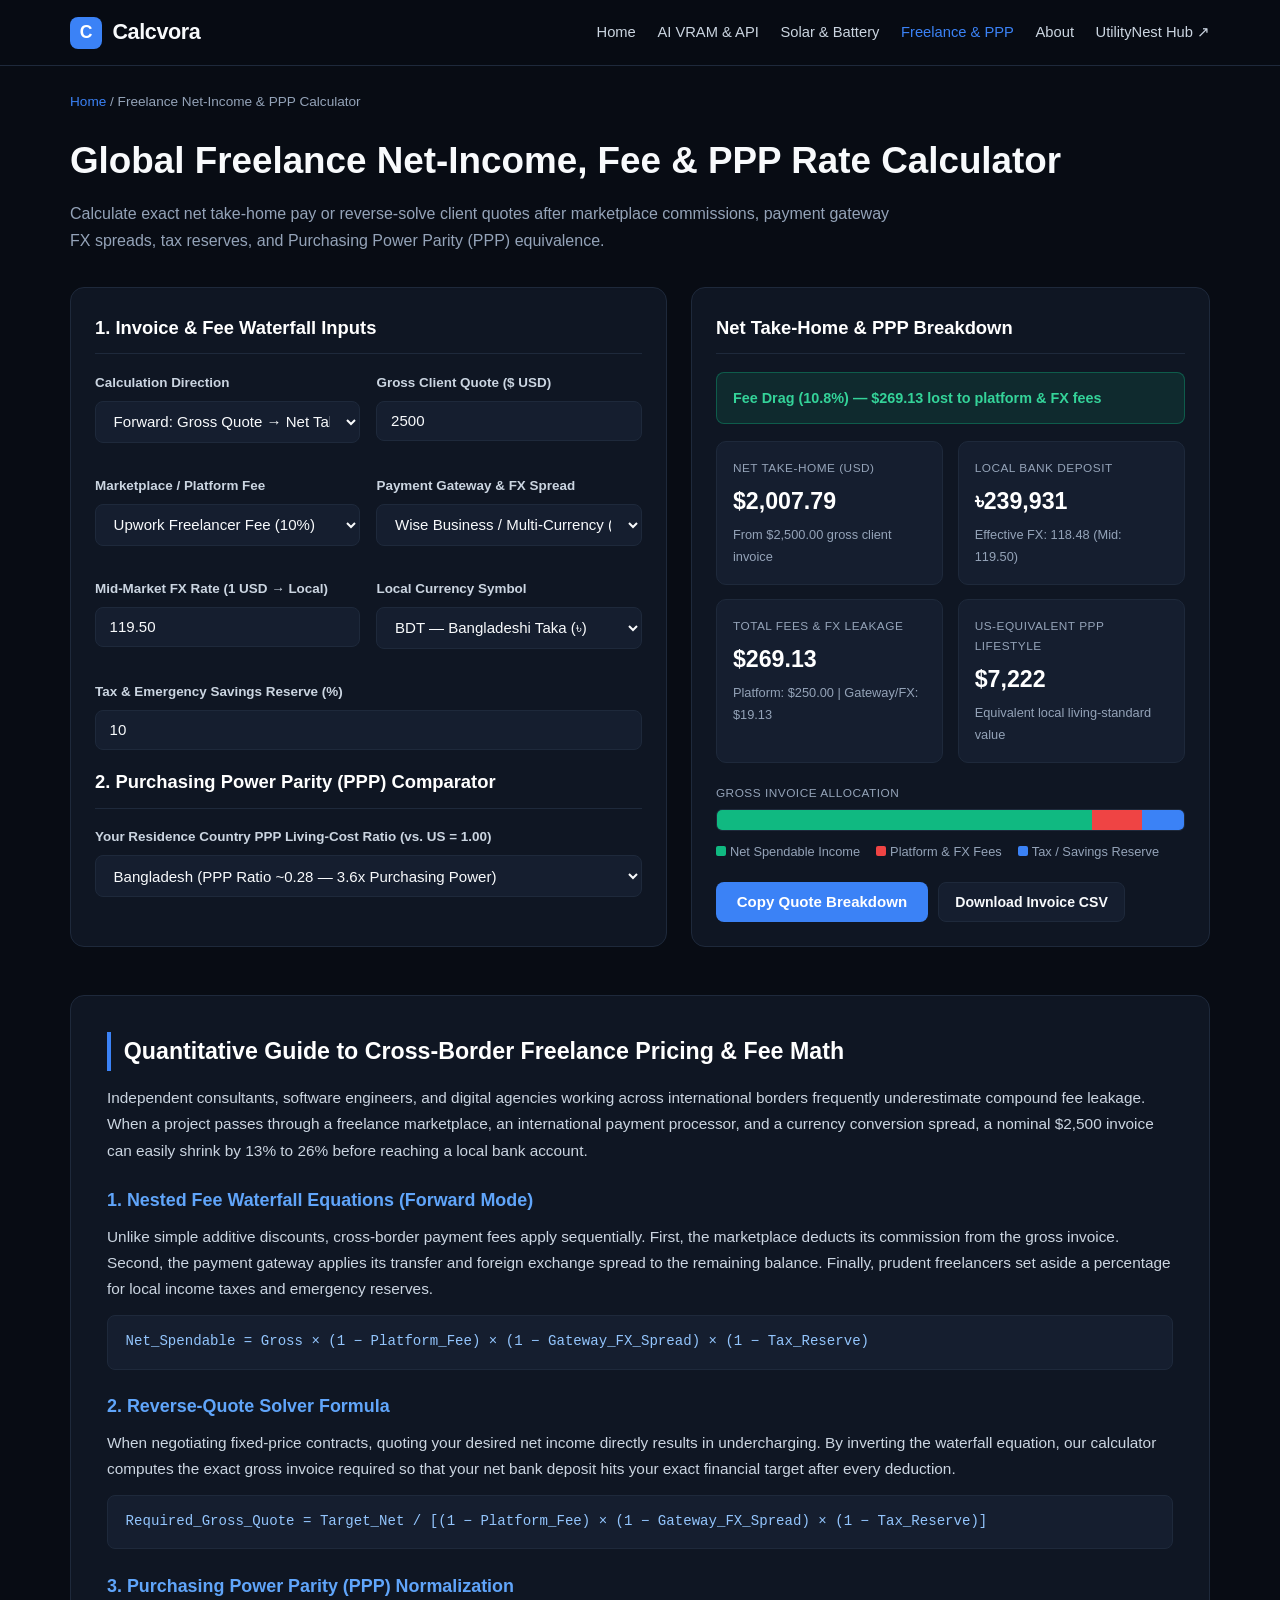
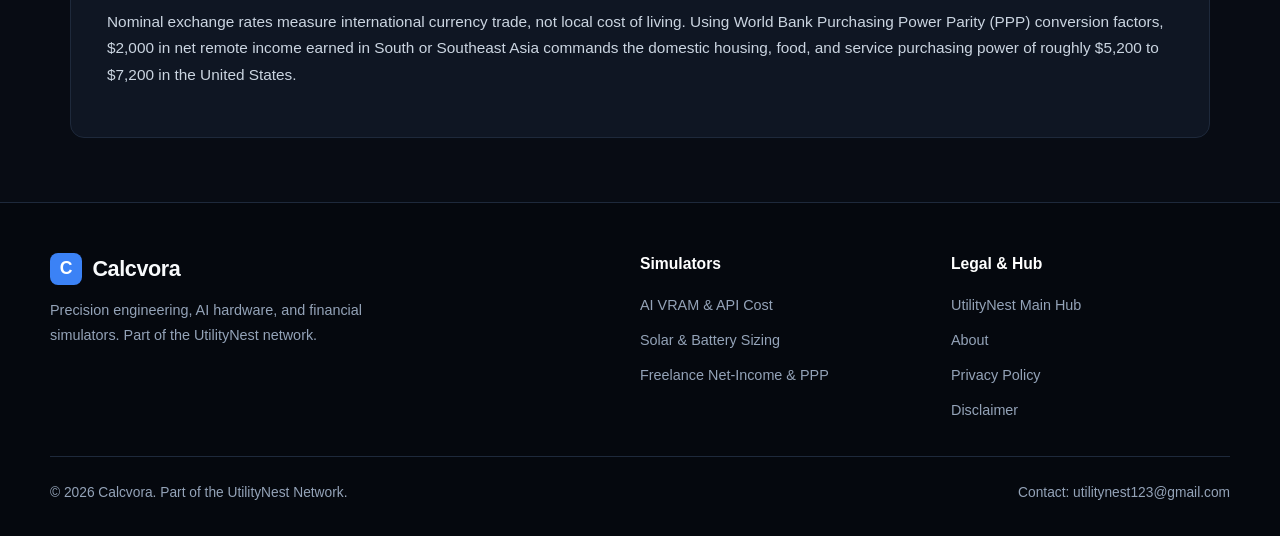
<file: freelance-net-income/index.html>
<!DOCTYPE html>
<html lang="en">
<head>
  <meta charset="UTF-8" />
  <meta name="viewport" content="width=device-width, initial-scale=1.0" />
  <title>Global Freelance Net-Income, Fee & PPP Rate Calculator — Calcvora</title>
  <meta name="description" content="Calculate exact freelance take-home pay or reverse-solve client quotes after Upwork, Fiverr, Wise, Payoneer, PayPal fees, FX spreads, tax reserves, and World Bank PPP rates." />
  <meta name="robots" content="index, follow" />
  <link rel="canonical" href="https://utilitynest123.github.io/calcvora/freelance-net-income/" />
  <link rel="icon" type="image/svg+xml" href="data:image/svg+xml,<svg xmlns='http://www.w3.org/2000/svg' viewBox='0 0 64 64'><rect width='64' height='64' rx='14' fill='%232563eb'/><text x='50%25' y='54%25' dominant-baseline='middle' text-anchor='middle' font-family='system-ui,sans-serif' font-weight='800' font-size='38' fill='white'>C</text></svg>" />
  <link rel="stylesheet" href="../assets/style.css" />
</head>
<body>
  <header>
    <div class="nav-wrap">
      <a href="../" class="brand"><span class="brand-badge">C</span><span>Calcvora</span></a>
      <button class="menu-btn" onclick="document.getElementById('nav').classList.toggle('open')">&#9776; Menu</button>
      <nav class="nav-links" id="nav">
        <a href="../">Home</a>
        <a href="../ai-vram-calculator/">AI VRAM &amp; API</a>
        <a href="../solar-battery-sizing/">Solar &amp; Battery</a>
        <a href="./" class="active">Freelance &amp; PPP</a>
        <a href="../about/">About</a>
        <a href="https://utilitynest123.github.io/">UtilityNest Hub &nearr;</a>
      </nav>
    </div>
  </header>

  <main class="container">
    <div class="breadcrumb"><a href="../">Home</a> / Freelance Net-Income &amp; PPP Calculator</div>
    <div class="sim-header">
      <h1>Global Freelance Net-Income, Fee &amp; PPP Rate Calculator</h1>
      <p>Calculate exact net take-home pay or reverse-solve client quotes after marketplace commissions, payment gateway FX spreads, tax reserves, and Purchasing Power Parity (PPP) equivalence.</p>
    </div>

    <div class="sim-grid">
      <!-- Inputs -->
      <section class="panel">
        <h2>1. Invoice &amp; Fee Waterfall Inputs</h2>
        <div class="form-row">
          <div class="form-group">
            <label for="calcMode">Calculation Direction</label>
            <select id="calcMode" onchange="calcFreelance()">
              <option value="forward" selected>Forward: Gross Quote &rarr; Net Take-Home</option>
              <option value="reverse">Reverse: Target Net &rarr; Client Quote</option>
            </select>
          </div>
          <div class="form-group">
            <label for="amountUsd" id="amountLabel">Gross Client Quote ($ USD)</label>
            <input type="number" id="amountUsd" value="2500" min="10" step="50" oninput="calcFreelance()" />
          </div>
        </div>

        <div class="form-row">
          <div class="form-group">
            <label for="platformFee">Marketplace / Platform Fee</label>
            <select id="platformFee" onchange="calcFreelance()">
              <option value="0">Direct Client Contract (0%)</option>
              <option value="0.05">Upwork Enterprise / Direct (5%)</option>
              <option value="0.10" selected>Upwork Freelancer Fee (10%)</option>
              <option value="0.20">Fiverr Standard Commission (20%)</option>
            </select>
          </div>
          <div class="form-group">
            <label for="gateway">Payment Gateway &amp; FX Spread</label>
            <select id="gateway" onchange="calcFreelance()">
              <option value="0.0085" selected>Wise Business / Multi-Currency (~0.85%)</option>
              <option value="0.025">Payoneer Withdrawal + FX (~2.5%)</option>
              <option value="0.044">PayPal Cross-Border + FX (~4.4%)</option>
              <option value="0.015">SWIFT Wire Transfer (~1.5%)</option>
            </select>
          </div>
        </div>

        <div class="form-row">
          <div class="form-group">
            <label for="fxRate">Mid-Market FX Rate (1 USD &rarr; Local)</label>
            <input type="number" id="fxRate" value="119.50" min="0.1" step="0.1" oninput="calcFreelance()" />
          </div>
          <div class="form-group">
            <label for="currencyCode">Local Currency Symbol</label>
            <select id="currencyCode" onchange="calcFreelance()">
              <option value="৳|BDT" selected>BDT — Bangladeshi Taka (৳)</option>
              <option value="₹|INR">INR — Indian Rupee (₹)</option>
              <option value="Rs|PKR">PKR — Pakistani Rupee (Rs)</option>
              <option value="₱|PHP">PHP — Philippine Peso (₱)</option>
              <option value="€|EUR">EUR — Euro (€)</option>
              <option value="£|GBP">GBP — British Pound (£)</option>
            </select>
          </div>
        </div>

        <div class="form-group">
          <label for="taxPct">Tax &amp; Emergency Savings Reserve (%)</label>
          <input type="number" id="taxPct" value="10" min="0" max="50" step="1" oninput="calcFreelance()" />
        </div>

        <h2>2. Purchasing Power Parity (PPP) Comparator</h2>
        <div class="form-group">
          <label for="pppRatio">Your Residence Country PPP Living-Cost Ratio (vs. US = 1.00)</label>
          <select id="pppRatio" onchange="calcFreelance()">
            <option value="0.278" selected>Bangladesh (PPP Ratio ~0.28 &mdash; 3.6x Purchasing Power)</option>
            <option value="0.285">India (PPP Ratio ~0.29 &mdash; 3.5x Purchasing Power)</option>
            <option value="0.260">Pakistan (PPP Ratio ~0.26 &mdash; 3.8x Purchasing Power)</option>
            <option value="0.380">Philippines (PPP Ratio ~0.38 &mdash; 2.6x Purchasing Power)</option>
            <option value="0.780">European Union Avg (PPP Ratio ~0.78 &mdash; 1.3x)</option>
            <option value="1.000">United States (Baseline 1.00)</option>
          </select>
        </div>
      </section>

      <!-- Results -->
      <section class="panel">
        <h2>Net Take-Home &amp; PPP Breakdown</h2>
        <div id="feeBanner" class="status-banner warn">&#9888; Moderate Fee Drag (10.8%) &mdash; $269.13 lost to fees &amp; FX</div>

        <div class="kpi-grid">
          <div class="kpi-box">
            <div class="kpi-label" id="primaryKpiLabel">Net Take-Home (USD)</div>
            <div class="kpi-val" id="netUsd">$2,007.78</div>
            <div class="kpi-sub" id="grossSub">From $2,500.00 gross client invoice</div>
          </div>
          <div class="kpi-box">
            <div class="kpi-label">Local Bank Deposit</div>
            <div class="kpi-val" id="localDeposit">&#2547;239,930</div>
            <div class="kpi-sub" id="effFxSub">Effective FX: 118.48 (Mid: 119.50)</div>
          </div>
          <div class="kpi-box">
            <div class="kpi-label">Total Fees &amp; FX Leakage</div>
            <div class="kpi-val" id="totalFees">$269.13</div>
            <div class="kpi-sub" id="feeSplit">Platform: $250.00 | Gateway/FX: $19.13</div>
          </div>
          <div class="kpi-box">
            <div class="kpi-label">US-Equivalent PPP Lifestyle</div>
            <div class="kpi-val" id="pppVal">$7,222</div>
            <div class="kpi-sub">Equivalent local living-standard value</div>
          </div>
        </div>

        <div class="bar-wrap">
          <div class="kpi-label" style="margin-bottom:6px;">Gross Invoice Allocation</div>
          <div class="bar-track">
            <div id="barNet" class="bar-seg" style="background:#10b981;width:80%;"></div>
            <div id="barPlat" class="bar-seg" style="background:#ef4444;width:10%;"></div>
            <div id="barTax" class="bar-seg" style="background:#3b82f6;width:10%;"></div>
          </div>
          <div class="legend">
            <span><i class="dot" style="background:#10b981;"></i>Net Spendable Income</span>
            <span><i class="dot" style="background:#ef4444;"></i>Platform &amp; FX Fees</span>
            <span><i class="dot" style="background:#3b82f6;"></i>Tax / Savings Reserve</span>
          </div>
        </div>

        <div class="action-row">
          <button class="btn" onclick="copyFreelanceSummary()">Copy Quote Breakdown</button>
          <button class="btn-secondary" onclick="downloadFreelanceCsv()">Download Invoice CSV</button>
        </div>
      </section>
    </div>

    <article class="doc-section">
      <h2>Quantitative Guide to Cross-Border Freelance Pricing &amp; Fee Math</h2>
      <p>Independent consultants, software engineers, and digital agencies working across international borders frequently underestimate compound fee leakage. When a project passes through a freelance marketplace, an international payment processor, and a currency conversion spread, a nominal $2,500 invoice can easily shrink by 13% to 26% before reaching a local bank account.</p>

      <h3>1. Nested Fee Waterfall Equations (Forward Mode)</h3>
      <p>Unlike simple additive discounts, cross-border payment fees apply sequentially. First, the marketplace deducts its commission from the gross invoice. Second, the payment gateway applies its transfer and foreign exchange spread to the remaining balance. Finally, prudent freelancers set aside a percentage for local income taxes and emergency reserves.</p>
      <div class="formula-box">Net_Spendable = Gross &times; (1 &minus; Platform_Fee) &times; (1 &minus; Gateway_FX_Spread) &times; (1 &minus; Tax_Reserve)</div>

      <h3>2. Reverse-Quote Solver Formula</h3>
      <p>When negotiating fixed-price contracts, quoting your desired net income directly results in undercharging. By inverting the waterfall equation, our calculator computes the exact gross invoice required so that your net bank deposit hits your exact financial target after every deduction.</p>
      <div class="formula-box">Required_Gross_Quote = Target_Net / [(1 &minus; Platform_Fee) &times; (1 &minus; Gateway_FX_Spread) &times; (1 &minus; Tax_Reserve)]</div>

      <h3>3. Purchasing Power Parity (PPP) Normalization</h3>
      <p>Nominal exchange rates measure international currency trade, not local cost of living. Using World Bank Purchasing Power Parity (PPP) conversion factors, $2,000 in net remote income earned in South or Southeast Asia commands the domestic housing, food, and service purchasing power of roughly $5,200 to $7,200 in the United States.</p>
    </article>
  </main>

  <footer>
    <div class="footer-grid">
      <div>
        <a href="../" class="brand"><span class="brand-badge">C</span><span>Calcvora</span></a>
        <p>Precision engineering, AI hardware, and financial simulators. Part of the UtilityNest network.</p>
      </div>
      <div class="footer-col">
        <h4>Simulators</h4>
        <ul>
          <li><a href="../ai-vram-calculator/">AI VRAM &amp; API Cost</a></li>
          <li><a href="../solar-battery-sizing/">Solar &amp; Battery Sizing</a></li>
          <li><a href="./">Freelance Net-Income &amp; PPP</a></li>
        </ul>
      </div>
      <div class="footer-col">
        <h4>Legal &amp; Hub</h4>
        <ul>
          <li><a href="https://utilitynest123.github.io/">UtilityNest Main Hub</a></li>
          <li><a href="../about/">About</a></li>
          <li><a href="../privacy-policy/">Privacy Policy</a></li>
          <li><a href="../disclaimer/">Disclaimer</a></li>
        </ul>
      </div>
    </div>
    <div class="footer-bottom">
      <span>&copy; 2026 Calcvora. Part of the UtilityNest Network.</span>
      <span>Contact: utilitynest123@gmail.com</span>
    </div>
  </footer>

  <script>
    function calcFreelance() {
      const mode = document.getElementById('calcMode').value;
      const inputAmt = parseFloat(document.getElementById('amountUsd').value) || 100;
      const pFee = parseFloat(document.getElementById('platformFee').value);
      const gFee = parseFloat(document.getElementById('gateway').value);
      const fxRate = parseFloat(document.getElementById('fxRate').value) || 1;
      const [sym] = document.getElementById('currencyCode').value.split('|');
      const taxPct = (parseFloat(document.getElementById('taxPct').value) || 0) / 100;
      const pppRatio = parseFloat(document.getElementById('pppRatio').value) || 1;

      const retentionFactor = (1 - pFee) * (1 - gFee) * (1 - taxPct);
      let grossUsd, netUsd;

      if (mode === 'forward') {
        document.getElementById('amountLabel').textContent = "Gross Client Quote ($ USD)";
        document.getElementById('primaryKpiLabel').textContent = "Net Take-Home (USD)";
        grossUsd = inputAmt;
        netUsd = grossUsd * retentionFactor;
      } else {
        document.getElementById('amountLabel').textContent = "Target Net Take-Home ($ USD)";
        document.getElementById('primaryKpiLabel').textContent = "Required Client Quote (USD)";
        netUsd = inputAmt;
        grossUsd = netUsd / Math.max(retentionFactor, 0.1);
      }

      const platLoss = grossUsd * pFee;
      const afterPlat = grossUsd - platLoss;
      const gwLoss = afterPlat * gFee;
      const afterGw = afterPlat - gwLoss;
      const taxSave = afterGw * taxPct;
      const totalFees = platLoss + gwLoss;
      const feeDragPct = (totalFees / grossUsd) * 100;

      const localDeposit = netUsd * fxRate;
      const effFx = fxRate * (1 - gFee);
      const pppEquiv = netUsd / pppRatio;

      const banner = document.getElementById('feeBanner');
      banner.className = feeDragPct > 15 ? "status-banner warn" : "status-banner";
      banner.textContent = `Fee Drag (${feeDragPct.toFixed(1)}%) — $${totalFees.toFixed(2)} lost to platform & FX fees`;

      document.getElementById('netUsd').textContent = mode === 'forward'
        ? `$${netUsd.toLocaleString(undefined, { minimumFractionDigits: 2, maximumFractionDigits: 2 })}`
        : `$${grossUsd.toLocaleString(undefined, { minimumFractionDigits: 2, maximumFractionDigits: 2 })}`;
      document.getElementById('grossSub').textContent = mode === 'forward'
        ? `From $${grossUsd.toLocaleString(undefined, { minimumFractionDigits: 2, maximumFractionDigits: 2 })} gross client invoice`
        : `To yield $${netUsd.toLocaleString(undefined, { minimumFractionDigits: 2, maximumFractionDigits: 2 })} net take-home`;

      document.getElementById('localDeposit').textContent = `${sym}${Math.round(localDeposit).toLocaleString()}`;
      document.getElementById('effFxSub').textContent = `Effective FX: ${effFx.toFixed(2)} (Mid: ${fxRate.toFixed(2)})`;
      document.getElementById('totalFees').textContent = `$${totalFees.toFixed(2)}`;
      document.getElementById('feeSplit').textContent = `Platform: $${platLoss.toFixed(2)} | Gateway/FX: $${gwLoss.toFixed(2)}`;
      document.getElementById('pppVal').textContent = `$${Math.round(pppEquiv).toLocaleString()}`;

      document.getElementById('barNet').style.width = `${(netUsd / grossUsd) * 100}%`;
      document.getElementById('barPlat').style.width = `${(totalFees / grossUsd) * 100}%`;
      document.getElementById('barTax').style.width = `${(taxSave / grossUsd) * 100}%`;
    }

    function copyFreelanceSummary() {
      const txt = `Calcvora Freelance Breakdown:\n${document.getElementById('primaryKpiLabel').textContent}: ${document.getElementById('netUsd').textContent}\nLocal Deposit: ${document.getElementById('localDeposit').textContent}\nTotal Fees: ${document.getElementById('totalFees').textContent}\nPPP Equivalence: ${document.getElementById('pppVal').textContent}`;
      navigator.clipboard.writeText(txt);
      alert("Invoice breakdown copied to clipboard!");
    }

    function downloadFreelanceCsv() {
      const csv = `Metric,Value\n${document.getElementById('primaryKpiLabel').textContent},"${document.getElementById('netUsd').textContent}"\nLocal Bank Deposit,"${document.getElementById('localDeposit').textContent}"\nTotal Fees,"${document.getElementById('totalFees').textContent}"\nPPP Equivalent Value,"${document.getElementById('pppVal').textContent}"`;
      const a = document.createElement('a');
      a.href = URL.createObjectURL(new Blob([csv], { type: 'text/csv' }));
      a.download = 'calcvora-freelance-breakdown.csv';
      a.click();
    }

    calcFreelance();
  </script>
</body>
</html>
</file>
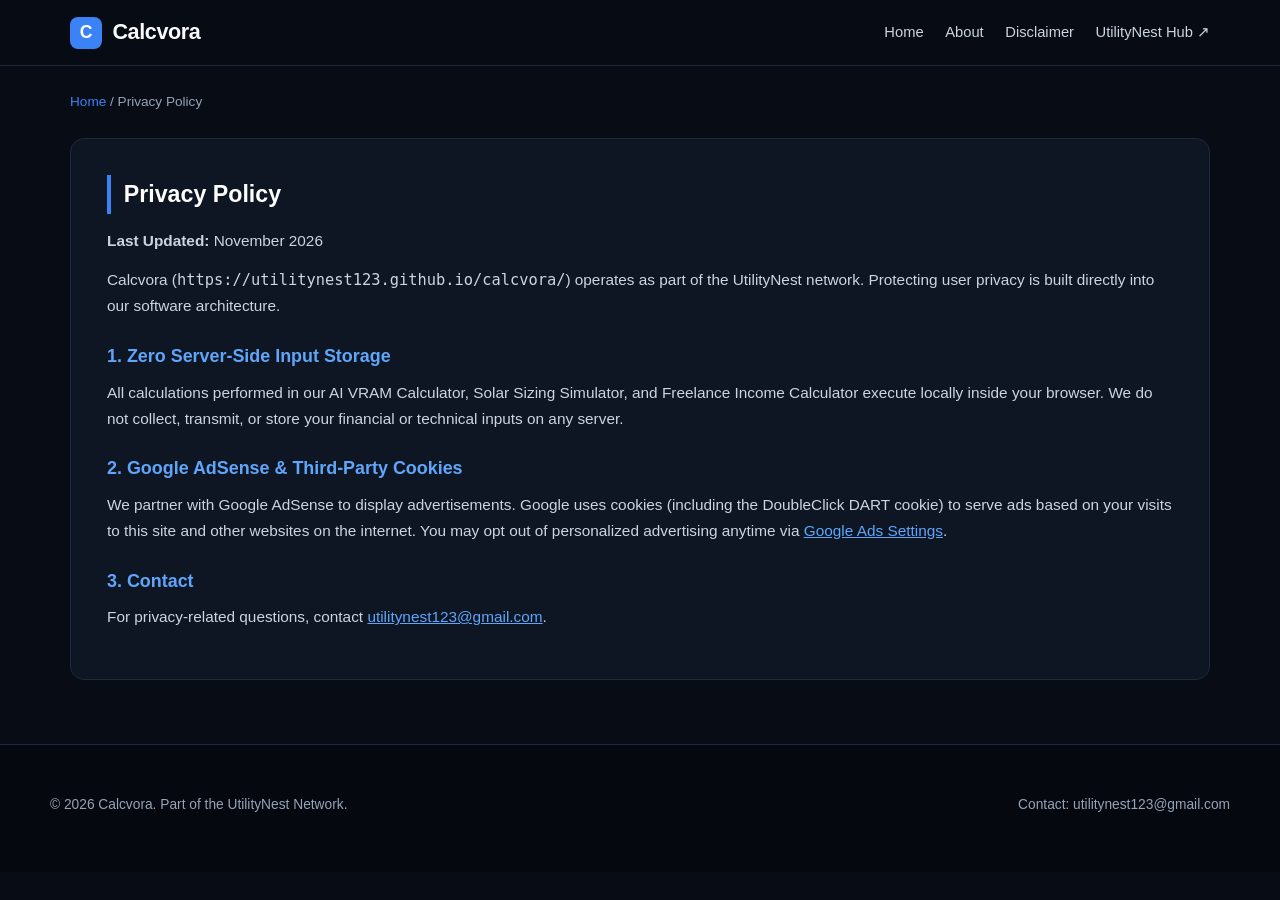
<file: privacy-policy/index.html>
<!DOCTYPE html>
<html lang="en">
<head>
  <meta charset="UTF-8" />
  <meta name="viewport" content="width=device-width, initial-scale=1.0" />
  <title>Privacy Policy — Calcvora</title>
  <meta name="description" content="Privacy Policy for Calcvora and the UtilityNest network, including Google AdSense cookie disclosures." />
  <meta name="robots" content="index, follow" />
  <link rel="canonical" href="https://utilitynest123.github.io/calcvora/privacy-policy/" />
  <link rel="icon" type="image/svg+xml" href="data:image/svg+xml,<svg xmlns='http://www.w3.org/2000/svg' viewBox='0 0 64 64'><rect width='64' height='64' rx='14' fill='%232563eb'/><text x='50%25' y='54%25' dominant-baseline='middle' text-anchor='middle' font-family='system-ui,sans-serif' font-weight='800' font-size='38' fill='white'>C</text></svg>" />
  <link rel="stylesheet" href="../assets/style.css" />
</head>
<body>
  <header>
    <div class="nav-wrap">
      <a href="../" class="brand"><span class="brand-badge">C</span><span>Calcvora</span></a>
      <nav class="nav-links">
        <a href="../">Home</a>
        <a href="../about/">About</a>
        <a href="../disclaimer/">Disclaimer</a>
        <a href="https://utilitynest123.github.io/">UtilityNest Hub &nearr;</a>
      </nav>
    </div>
  </header>

  <main class="container">
    <div class="breadcrumb"><a href="../">Home</a> / Privacy Policy</div>
    <article class="doc-section" style="margin-top:1.5rem;">
      <h2>Privacy Policy</h2>
      <p><strong>Last Updated:</strong> November 2026</p>
      <p>Calcvora (<code>https://utilitynest123.github.io/calcvora/</code>) operates as part of the UtilityNest network. Protecting user privacy is built directly into our software architecture.</p>

      <h3>1. Zero Server-Side Input Storage</h3>
      <p>All calculations performed in our AI VRAM Calculator, Solar Sizing Simulator, and Freelance Income Calculator execute locally inside your browser. We do not collect, transmit, or store your financial or technical inputs on any server.</p>

      <h3>2. Google AdSense &amp; Third-Party Cookies</h3>
      <p>We partner with Google AdSense to display advertisements. Google uses cookies (including the DoubleClick DART cookie) to serve ads based on your visits to this site and other websites on the internet. You may opt out of personalized advertising anytime via <a href="https://adssettings.google.com/" target="_blank" rel="noopener noreferrer" style="color:#60a5fa;text-decoration:underline;">Google Ads Settings</a>.</p>

      <h3>3. Contact</h3>
      <p>For privacy-related questions, contact <a href="mailto:utilitynest123@gmail.com" style="color:#60a5fa;text-decoration:underline;">utilitynest123@gmail.com</a>.</p>
    </article>
  </main>

  <footer>
    <div class="footer-bottom" style="max-width:1180px;margin:0 auto;padding-bottom:1.5rem;">
      <span>&copy; 2026 Calcvora. Part of the UtilityNest Network.</span>
      <span>Contact: utilitynest123@gmail.com</span>
    </div>
  </footer>
</body>
</html>
</file>
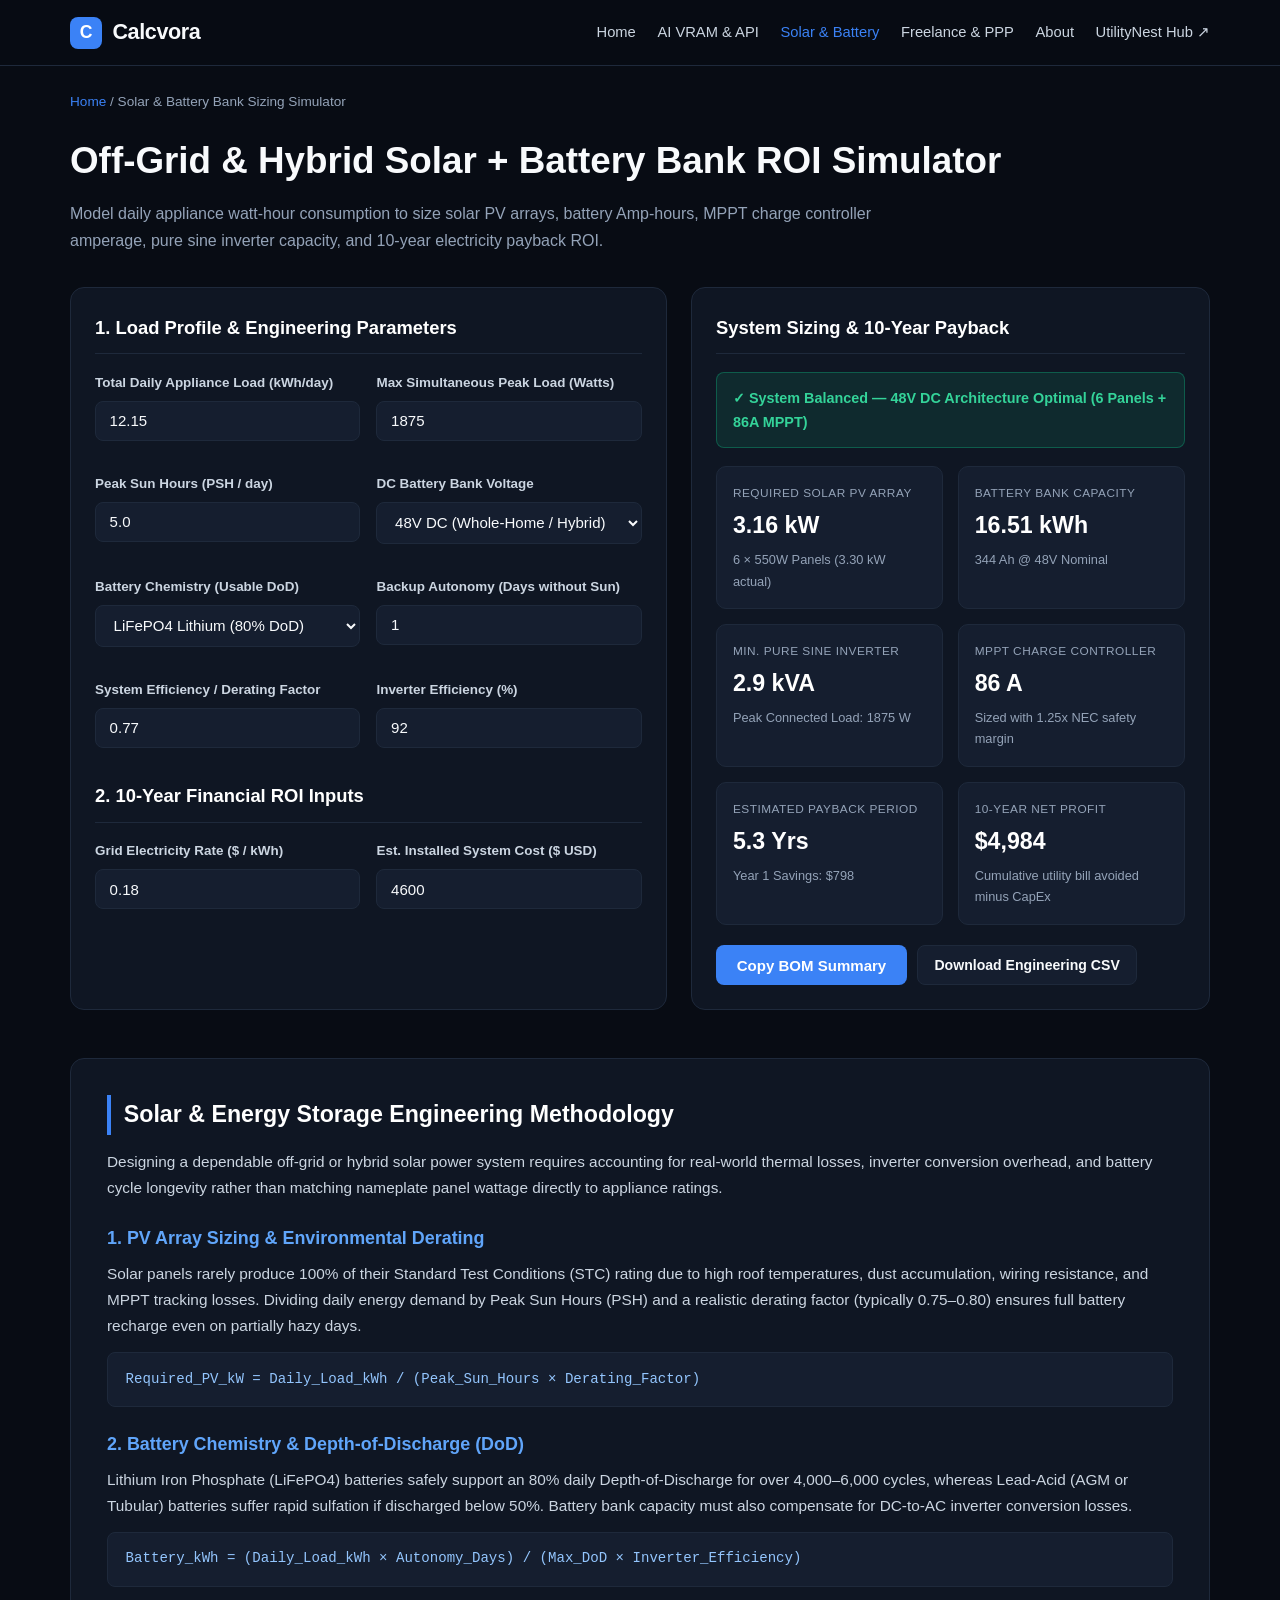
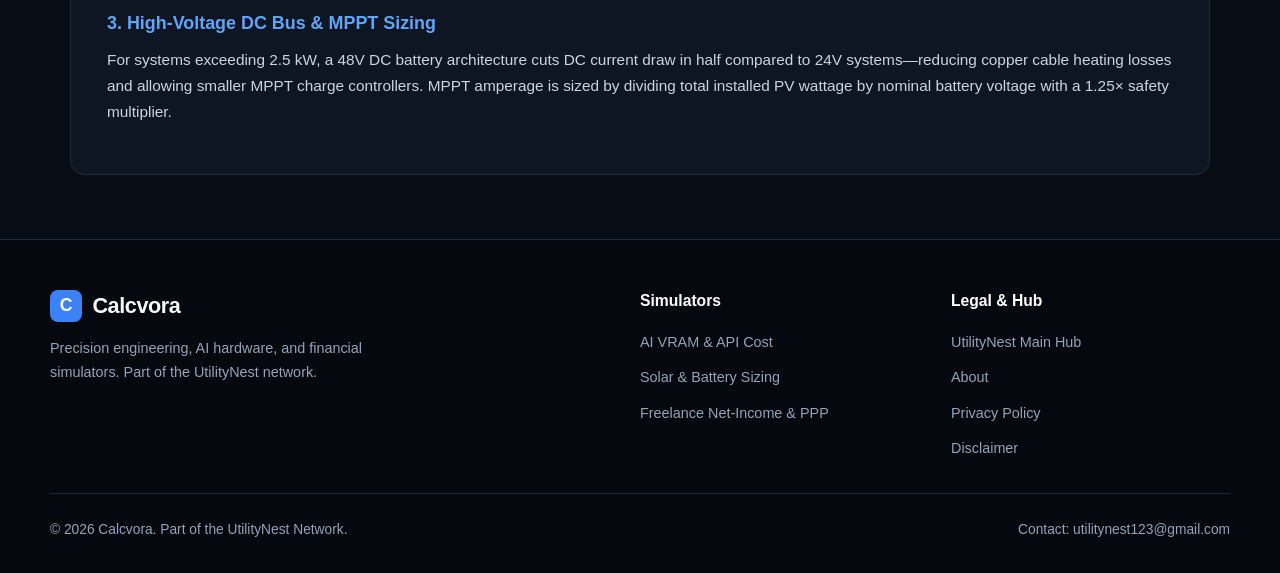
<file: solar-battery-sizing/index.html>
<!DOCTYPE html>
<html lang="en">
<head>
  <meta charset="UTF-8" />
  <meta name="viewport" content="width=device-width, initial-scale=1.0" />
  <title>Off-Grid & Hybrid Solar + Battery Bank ROI Simulator — Calcvora</title>
  <meta name="description" content="Calculate exact solar PV array wattage, LiFePO4 or Lead-Acid battery bank capacity (Ah/kWh), MPPT controller amperage, inverter surge rating, and 10-year financial payback." />
  <meta name="robots" content="index, follow" />
  <link rel="canonical" href="https://utilitynest123.github.io/calcvora/solar-battery-sizing/" />
  <link rel="icon" type="image/svg+xml" href="data:image/svg+xml,<svg xmlns='http://www.w3.org/2000/svg' viewBox='0 0 64 64'><rect width='64' height='64' rx='14' fill='%232563eb'/><text x='50%25' y='54%25' dominant-baseline='middle' text-anchor='middle' font-family='system-ui,sans-serif' font-weight='800' font-size='38' fill='white'>C</text></svg>" />
  <link rel="stylesheet" href="../assets/style.css" />
</head>
<body>
  <header>
    <div class="nav-wrap">
      <a href="../" class="brand"><span class="brand-badge">C</span><span>Calcvora</span></a>
      <button class="menu-btn" onclick="document.getElementById('nav').classList.toggle('open')">&#9776; Menu</button>
      <nav class="nav-links" id="nav">
        <a href="../">Home</a>
        <a href="../ai-vram-calculator/">AI VRAM &amp; API</a>
        <a href="./" class="active">Solar &amp; Battery</a>
        <a href="../freelance-net-income/">Freelance &amp; PPP</a>
        <a href="../about/">About</a>
        <a href="https://utilitynest123.github.io/">UtilityNest Hub &nearr;</a>
      </nav>
    </div>
  </header>

  <main class="container">
    <div class="breadcrumb"><a href="../">Home</a> / Solar &amp; Battery Bank Sizing Simulator</div>
    <div class="sim-header">
      <h1>Off-Grid &amp; Hybrid Solar + Battery Bank ROI Simulator</h1>
      <p>Model daily appliance watt-hour consumption to size solar PV arrays, battery Amp-hours, MPPT charge controller amperage, pure sine inverter capacity, and 10-year electricity payback ROI.</p>
    </div>

    <div class="sim-grid">
      <!-- Inputs -->
      <section class="panel">
        <h2>1. Load Profile &amp; Engineering Parameters</h2>
        <div class="form-row">
          <div class="form-group">
            <label for="dailyKwh">Total Daily Appliance Load (kWh/day)</label>
            <input type="number" id="dailyKwh" value="12.15" min="0.5" max="500" step="0.25" oninput="calcSolar()" />
          </div>
          <div class="form-group">
            <label for="peakWatts">Max Simultaneous Peak Load (Watts)</label>
            <input type="number" id="peakWatts" value="1875" min="100" max="100000" step="50" oninput="calcSolar()" />
          </div>
        </div>

        <div class="form-row">
          <div class="form-group">
            <label for="psh">Peak Sun Hours (PSH / day)</label>
            <input type="number" id="psh" value="5.0" min="1.5" max="9" step="0.1" oninput="calcSolar()" />
          </div>
          <div class="form-group">
            <label for="sysVolt">DC Battery Bank Voltage</label>
            <select id="sysVolt" onchange="calcSolar()">
              <option value="12">12V DC (Small Cabin / RV)</option>
              <option value="24">24V DC (Medium Off-Grid)</option>
              <option value="48" selected>48V DC (Whole-Home / Hybrid)</option>
            </select>
          </div>
        </div>

        <div class="form-row">
          <div class="form-group">
            <label for="chem">Battery Chemistry (Usable DoD)</label>
            <select id="chem" onchange="calcSolar()">
              <option value="0.80" selected>LiFePO4 Lithium (80% DoD)</option>
              <option value="0.50">AGM / Tubular Lead-Acid (50% DoD)</option>
            </select>
          </div>
          <div class="form-group">
            <label for="autonomy">Backup Autonomy (Days without Sun)</label>
            <input type="number" id="autonomy" value="1" min="0.5" max="7" step="0.5" oninput="calcSolar()" />
          </div>
        </div>

        <div class="form-row">
          <div class="form-group">
            <label for="derate">System Efficiency / Derating Factor</label>
            <input type="number" id="derate" value="0.77" min="0.5" max="0.95" step="0.01" oninput="calcSolar()" />
          </div>
          <div class="form-group">
            <label for="invEff">Inverter Efficiency (%)</label>
            <input type="number" id="invEff" value="92" min="75" max="99" step="1" oninput="calcSolar()" />
          </div>
        </div>

        <h2>2. 10-Year Financial ROI Inputs</h2>
        <div class="form-row">
          <div class="form-group">
            <label for="gridRate">Grid Electricity Rate ($ / kWh)</label>
            <input type="number" id="gridRate" value="0.18" min="0.02" max="1.5" step="0.01" oninput="calcSolar()" />
          </div>
          <div class="form-group">
            <label for="capex">Est. Installed System Cost ($ USD)</label>
            <input type="number" id="capex" value="4600" min="200" max="200000" step="100" oninput="calcSolar()" />
          </div>
        </div>
      </section>

      <!-- Results -->
      <section class="panel">
        <h2>System Sizing &amp; 10-Year Payback</h2>
        <div id="solarBanner" class="status-banner">&#10003; System Balanced — 48V DC Architecture Optimal</div>

        <div class="kpi-grid">
          <div class="kpi-box">
            <div class="kpi-label">Required Solar PV Array</div>
            <div class="kpi-val" id="pvKw">3.32 kW</div>
            <div class="kpi-sub" id="pvPanels">7 &times; 550W Panels (3.85 kW actual)</div>
          </div>
          <div class="kpi-box">
            <div class="kpi-label">Battery Bank Capacity</div>
            <div class="kpi-val" id="batKwh">16.51 kWh</div>
            <div class="kpi-sub" id="batAh">344 Ah @ 48V Nominal</div>
          </div>
          <div class="kpi-box">
            <div class="kpi-label">Min. Pure Sine Inverter</div>
            <div class="kpi-val" id="invKva">2.9 kVA</div>
            <div class="kpi-sub" id="invSub">Includes 1.25x continuous + surge headroom</div>
          </div>
          <div class="kpi-box">
            <div class="kpi-label">MPPT Charge Controller</div>
            <div class="kpi-val" id="mpptAmp">101 A</div>
            <div class="kpi-sub">Sized with 1.25x NEC safety margin</div>
          </div>
          <div class="kpi-box">
            <div class="kpi-label">Estimated Payback Period</div>
            <div class="kpi-val" id="paybackYrs">5.7 Yrs</div>
            <div class="kpi-sub" id="yr1Save">Year 1 Grid Savings: $798</div>
          </div>
          <div class="kpi-box">
            <div class="kpi-label">10-Year Net Profit</div>
            <div class="kpi-val" id="net10Yr">$4,638</div>
            <div class="kpi-sub">Cumulative utility bill avoided minus CapEx</div>
          </div>
        </div>

        <div class="action-row">
          <button class="btn" onclick="copySolarSummary()">Copy BOM Summary</button>
          <button class="btn-secondary" onclick="downloadSolarCsv()">Download Engineering CSV</button>
        </div>
      </section>
    </div>

    <article class="doc-section">
      <h2>Solar &amp; Energy Storage Engineering Methodology</h2>
      <p>Designing a dependable off-grid or hybrid solar power system requires accounting for real-world thermal losses, inverter conversion overhead, and battery cycle longevity rather than matching nameplate panel wattage directly to appliance ratings.</p>

      <h3>1. PV Array Sizing &amp; Environmental Derating</h3>
      <p>Solar panels rarely produce 100% of their Standard Test Conditions (STC) rating due to high roof temperatures, dust accumulation, wiring resistance, and MPPT tracking losses. Dividing daily energy demand by Peak Sun Hours (PSH) and a realistic derating factor (typically 0.75–0.80) ensures full battery recharge even on partially hazy days.</p>
      <div class="formula-box">Required_PV_kW = Daily_Load_kWh / (Peak_Sun_Hours &times; Derating_Factor)</div>

      <h3>2. Battery Chemistry &amp; Depth-of-Discharge (DoD)</h3>
      <p>Lithium Iron Phosphate (LiFePO4) batteries safely support an 80% daily Depth-of-Discharge for over 4,000–6,000 cycles, whereas Lead-Acid (AGM or Tubular) batteries suffer rapid sulfation if discharged below 50%. Battery bank capacity must also compensate for DC-to-AC inverter conversion losses.</p>
      <div class="formula-box">Battery_kWh = (Daily_Load_kWh &times; Autonomy_Days) / (Max_DoD &times; Inverter_Efficiency)</div>

      <h3>3. High-Voltage DC Bus &amp; MPPT Sizing</h3>
      <p>For systems exceeding 2.5 kW, a 48V DC battery architecture cuts DC current draw in half compared to 24V systems—reducing copper cable heating losses and allowing smaller MPPT charge controllers. MPPT amperage is sized by dividing total installed PV wattage by nominal battery voltage with a 1.25&times; safety multiplier.</p>
    </article>
  </main>

  <footer>
    <div class="footer-grid">
      <div>
        <a href="../" class="brand"><span class="brand-badge">C</span><span>Calcvora</span></a>
        <p>Precision engineering, AI hardware, and financial simulators. Part of the UtilityNest network.</p>
      </div>
      <div class="footer-col">
        <h4>Simulators</h4>
        <ul>
          <li><a href="../ai-vram-calculator/">AI VRAM &amp; API Cost</a></li>
          <li><a href="./">Solar &amp; Battery Sizing</a></li>
          <li><a href="../freelance-net-income/">Freelance Net-Income &amp; PPP</a></li>
        </ul>
      </div>
      <div class="footer-col">
        <h4>Legal &amp; Hub</h4>
        <ul>
          <li><a href="https://utilitynest123.github.io/">UtilityNest Main Hub</a></li>
          <li><a href="../about/">About</a></li>
          <li><a href="../privacy-policy/">Privacy Policy</a></li>
          <li><a href="../disclaimer/">Disclaimer</a></li>
        </ul>
      </div>
    </div>
    <div class="footer-bottom">
      <span>&copy; 2026 Calcvora. Part of the UtilityNest Network.</span>
      <span>Contact: utilitynest123@gmail.com</span>
    </div>
  </footer>

  <script>
    function calcSolar() {
      const dailyKwh = parseFloat(document.getElementById('dailyKwh').value) || 1;
      const peakWatts = parseFloat(document.getElementById('peakWatts').value) || 500;
      const psh = parseFloat(document.getElementById('psh').value) || 5;
      const sysVolt = parseInt(document.getElementById('sysVolt').value, 10);
      const dod = parseFloat(document.getElementById('chem').value);
      const autonomy = parseFloat(document.getElementById('autonomy').value) || 1;
      const derate = parseFloat(document.getElementById('derate').value) || 0.77;
      const invEff = (parseFloat(document.getElementById('invEff').value) || 92) / 100;
      const gridRate = parseFloat(document.getElementById('gridRate').value) || 0.18;
      const capex = parseFloat(document.getElementById('capex').value) || 4000;

      const reqPvKw = dailyKwh / (psh * derate);
      const panelsCount = Math.ceil((reqPvKw * 1000) / 550);
      const actualPvKw = (panelsCount * 550) / 1000;

      const reqBatKwh = (dailyKwh * autonomy) / (dod * invEff);
      const batAh = (reqBatKwh * 1000) / sysVolt;

      const invKva = (peakWatts * 1.25) / 800;
      const mpptAmp = Math.ceil(((actualPvKw * 1000) / sysVolt) * 1.25);

      let cumSavings = 0;
      let payback = "> 10 Yrs";
      let foundPayback = false;
      const yr1Save = dailyKwh * 365 * gridRate;

      for (let y = 1; y <= 10; y++) {
        const annual = yr1Save * Math.pow(1.04, y - 1);
        if (!foundPayback && cumSavings + annual >= capex) {
          const frac = (capex - cumSavings) / annual;
          payback = `${(y - 1 + frac).toFixed(1)} Yrs`;
          foundPayback = true;
        }
        cumSavings += annual;
      }
      const net10 = cumSavings - capex;

      document.getElementById('solarBanner').textContent = `✓ System Balanced — ${sysVolt}V DC Architecture Optimal (${panelsCount} Panels + ${mpptAmp}A MPPT)`;
      document.getElementById('pvKw').textContent = `${reqPvKw.toFixed(2)} kW`;
      document.getElementById('pvPanels').textContent = `${panelsCount} × 550W Panels (${actualPvKw.toFixed(2)} kW actual)`;
      document.getElementById('batKwh').textContent = `${reqBatKwh.toFixed(2)} kWh`;
      document.getElementById('batAh').textContent = `${Math.round(batAh)} Ah @ ${sysVolt}V Nominal`;
      document.getElementById('invKva').textContent = `${invKva.toFixed(1)} kVA`;
      document.getElementById('invSub').textContent = `Peak Connected Load: ${peakWatts} W`;
      document.getElementById('mpptAmp').textContent = `${mpptAmp} A`;
      document.getElementById('paybackYrs').textContent = payback;
      document.getElementById('yr1Save').textContent = `Year 1 Savings: $${Math.round(yr1Save).toLocaleString()}`;
      document.getElementById('net10Yr').textContent = `${net10 >= 0 ? '$' : '-$'}${Math.abs(Math.round(net10)).toLocaleString()}`;
    }

    function copySolarSummary() {
      const txt = `Calcvora Solar BOM:\nPV Array: ${document.getElementById('pvKw').textContent} (${document.getElementById('pvPanels').textContent})\nBattery Bank: ${document.getElementById('batKwh').textContent} (${document.getElementById('batAh').textContent})\nInverter: ${document.getElementById('invKva').textContent}\nMPPT: ${document.getElementById('mpptAmp').textContent}\nPayback: ${document.getElementById('paybackYrs').textContent}`;
      navigator.clipboard.writeText(txt);
      alert("Solar BOM summary copied to clipboard!");
    }

    function downloadSolarCsv() {
      const csv = `Component,Specification\nRequired PV Array,${document.getElementById('pvKw').textContent}\nPanel Configuration,${document.getElementById('pvPanels').textContent}\nBattery Bank,${document.getElementById('batKwh').textContent}\nInverter Rating,${document.getElementById('invKva').textContent}\nMPPT Controller,${document.getElementById('mpptAmp').textContent}\nPayback Period,${document.getElementById('paybackYrs').textContent}\n10-Year Net Profit,${document.getElementById('net10Yr').textContent}`;
      const a = document.createElement('a');
      a.href = URL.createObjectURL(new Blob([csv], { type: 'text/csv' }));
      a.download = 'calcvora-solar-bom.csv';
      a.click();
    }

    calcSolar();
  </script>
</body>
</html>
</file>
<file: assets/style.css>
:root {
  --bg-main: #080c14;
  --bg-surface: #0f1623;
  --bg-surface-2: #151e2f;
  --border: #1e293b;
  --border-hover: #3b82f6;
  --primary: #3b82f6;
  --primary-hover: #2563eb;
  --primary-glow: rgba(59, 130, 246, 0.15);
  --accent-green: #10b981;
  --accent-amber: #f59e0b;
  --accent-purple: #8b5cf6;
  --text-main: #f8fafc;
  --text-secondary: #cbd5e1;
  --text-muted: #94a3b8;
  --max-width: 1180px;
}

*, *::before, *::after { box-sizing: border-box; margin: 0; padding: 0; }
html { scroll-behavior: smooth; font-size: 16px; }
body {
  font-family: -apple-system, BlinkMacSystemFont, "Segoe UI", Roboto, sans-serif;
  background-color: var(--bg-main);
  color: var(--text-main);
  line-height: 1.7;
  overflow-x: hidden;
  -webkit-font-smoothing: antialiased;
}
a { color: inherit; text-decoration: none; }

/* Header */
header {
  background: rgba(8, 12, 20, 0.95);
  backdrop-filter: blur(10px);
  border-bottom: 1px solid var(--border);
  position: sticky;
  top: 0;
  z-index: 1000;
}
.nav-wrap {
  max-width: var(--max-width);
  margin: 0 auto;
  padding: 0.9rem 1.25rem;
  display: flex;
  justify-content: space-between;
  align-items: center;
  flex-wrap: wrap;
  gap: 1rem;
}
.brand {
  display: flex;
  align-items: center;
  gap: 0.65rem;
  font-size: 1.35rem;
  font-weight: 800;
  letter-spacing: -0.4px;
}
.brand-badge {
  width: 32px;
  height: 32px;
  border-radius: 8px;
  background: var(--primary);
  color: #fff;
  display: inline-flex;
  align-items: center;
  justify-content: center;
  font-weight: 900;
  font-size: 1.1rem;
}
.brand-sub {
  font-size: 0.7rem;
  background: var(--bg-surface-2);
  border: 1px solid var(--border);
  color: var(--text-muted);
  padding: 0.15rem 0.5rem;
  border-radius: 5px;
  font-weight: 600;
}
.menu-btn {
  display: none;
  background: var(--bg-surface);
  border: 1px solid var(--border);
  color: var(--text-main);
  padding: 0.45rem 0.8rem;
  border-radius: 8px;
  cursor: pointer;
  font-weight: 600;
}
nav.nav-links {
  display: flex;
  align-items: center;
  gap: 1.35rem;
  flex-wrap: wrap;
}
nav.nav-links a {
  font-size: 0.92rem;
  font-weight: 500;
  color: var(--text-secondary);
  transition: color 0.2s;
}
nav.nav-links a:hover, nav.nav-links a.active { color: var(--primary); }

/* Layout */
.container { max-width: var(--max-width); margin: 0 auto; padding: 0 1.25rem; }
.breadcrumb {
  font-size: 0.85rem;
  color: var(--text-muted);
  margin: 1.5rem 0 0.75rem;
}
.breadcrumb a { color: var(--primary); }

/* Hero */
.hero {
  text-align: center;
  padding: clamp(2.8rem, 6vw, 4.5rem) 1rem 2.5rem;
  max-width: 860px;
  margin: 0 auto;
}
.pill {
  display: inline-block;
  background: var(--primary-glow);
  color: #60a5fa;
  border: 1px solid rgba(59, 130, 246, 0.35);
  font-size: 0.8rem;
  font-weight: 600;
  padding: 0.3rem 0.9rem;
  border-radius: 999px;
  margin-bottom: 1.1rem;
}
.hero h1 {
  font-size: clamp(1.9rem, 4.5vw, 2.85rem);
  line-height: 1.2;
  font-weight: 800;
  margin-bottom: 1rem;
}
.hero p {
  font-size: clamp(1rem, 2vw, 1.12rem);
  color: var(--text-muted);
  max-width: 720px;
  margin: 0 auto;
}

/* Cards & Grids */
.grid-3 {
  display: grid;
  grid-template-columns: repeat(3, 1fr);
  gap: 1.5rem;
  margin: 2rem 0 3.5rem;
}
.card {
  background: var(--bg-surface);
  border: 1px solid var(--border);
  border-radius: 14px;
  padding: 1.75rem;
  display: flex;
  flex-direction: column;
  justify-content: space-between;
  transition: border-color 0.25s, transform 0.2s;
}
.card:hover { border-color: var(--border-hover); transform: translateY(-3px); }
.tag {
  display: inline-block;
  width: fit-content;
  background: var(--primary-glow);
  color: #60a5fa;
  font-size: 0.74rem;
  font-weight: 700;
  padding: 0.2rem 0.6rem;
  border-radius: 6px;
  text-transform: uppercase;
  margin-bottom: 0.8rem;
}
.card h2, .card h3 { font-size: 1.3rem; margin-bottom: 0.65rem; color: #fff; }
.card p { color: var(--text-muted); font-size: 0.94rem; margin-bottom: 1.2rem; }
.feature-list { list-style: none; margin-bottom: 1.5rem; font-size: 0.88rem; color: var(--text-secondary); }
.feature-list li { padding: 0.35rem 0; border-bottom: 1px solid rgba(255,255,255,0.05); }
.feature-list li::before { content: "✓ "; color: var(--accent-green); font-weight: bold; }

.btn {
  display: inline-flex;
  align-items: center;
  justify-content: center;
  background: var(--primary);
  color: #ffffff;
  font-weight: 700;
  font-size: 0.94rem;
  padding: 0.72rem 1.3rem;
  border-radius: 8px;
  border: none;
  cursor: pointer;
  transition: background 0.2s;
  text-align: center;
}
.btn:hover { background: var(--primary-hover); }
.btn-secondary {
  background: var(--bg-surface-2);
  border: 1px solid var(--border);
  color: var(--text-main);
  font-weight: 600;
  font-size: 0.88rem;
  padding: 0.6rem 1rem;
  border-radius: 8px;
  cursor: pointer;
}
.btn-secondary:hover { border-color: var(--primary); }

/* Simulator Workbench */
.sim-header { margin: 1rem 0 2rem; }
.sim-header h1 { font-size: clamp(1.65rem, 3.5vw, 2.3rem); margin-bottom: 0.5rem; }
.sim-header p { color: var(--text-muted); max-width: 820px; }

.sim-grid {
  display: grid;
  grid-template-columns: 1.15fr 1fr;
  gap: 1.5rem;
  margin-bottom: 3rem;
}
.panel {
  background: var(--bg-surface);
  border: 1px solid var(--border);
  border-radius: 14px;
  padding: 1.5rem;
}
.panel h2 { font-size: 1.15rem; margin-bottom: 1.1rem; color: #fff; border-bottom: 1px solid var(--border); padding-bottom: 0.65rem; }
.form-row { display: grid; grid-template-columns: 1fr 1fr; gap: 1rem; margin-bottom: 1rem; }
.form-group { margin-bottom: 1rem; }
.form-group label {
  display: block;
  font-size: 0.84rem;
  font-weight: 600;
  color: var(--text-secondary);
  margin-bottom: 0.4rem;
}
input, select, textarea {
  width: 100%;
  background: var(--bg-surface-2);
  border: 1px solid var(--border);
  color: var(--text-main);
  padding: 0.65rem 0.85rem;
  border-radius: 8px;
  font-size: 0.94rem;
}
input:focus, select:focus, textarea:focus { outline: none; border-color: var(--primary); }

.preset-bar { display: flex; flex-wrap: wrap; gap: 0.5rem; margin-bottom: 1.2rem; }
.preset-chip {
  background: var(--bg-surface-2);
  border: 1px solid var(--border);
  color: var(--text-secondary);
  padding: 0.35rem 0.75rem;
  border-radius: 6px;
  font-size: 0.8rem;
  cursor: pointer;
}
.preset-chip:hover { border-color: var(--primary); color: #fff; }

.status-banner {
  padding: 0.8rem 1rem;
  border-radius: 8px;
  font-size: 0.9rem;
  font-weight: 600;
  margin-bottom: 1.1rem;
  background: rgba(16, 185, 129, 0.12);
  border: 1px solid rgba(16, 185, 129, 0.35);
  color: #34d399;
}
.status-banner.warn {
  background: rgba(245, 158, 11, 0.12);
  border-color: rgba(245, 158, 11, 0.35);
  color: #fbbf24;
}

.kpi-grid { display: grid; grid-template-columns: 1fr 1fr; gap: 0.9rem; margin-bottom: 1.25rem; }
.kpi-box {
  background: var(--bg-surface-2);
  border: 1px solid var(--border);
  border-radius: 10px;
  padding: 1rem;
}
.kpi-label { font-size: 0.74rem; text-transform: uppercase; letter-spacing: 0.5px; color: var(--text-muted); }
.kpi-val { font-size: 1.45rem; font-weight: 800; color: #fff; margin: 0.2rem 0; }
.kpi-sub { font-size: 0.8rem; color: var(--text-muted); }

.bar-wrap { margin: 1.2rem 0; }
.bar-track {
  height: 22px;
  background: var(--bg-surface-2);
  border-radius: 6px;
  overflow: hidden;
  display: flex;
  border: 1px solid var(--border);
}
.bar-seg { height: 100%; transition: width 0.3s ease; }
.legend { display: flex; flex-wrap: wrap; gap: 1rem; font-size: 0.8rem; color: var(--text-muted); margin-top: 0.6rem; }
.dot { display: inline-block; width: 10px; height: 10px; border-radius: 2px; margin-right: 4px; }

.action-row { display: flex; flex-wrap: wrap; gap: 0.65rem; margin-top: 1.2rem; }

/* Editorial & Methodology Sections */
.doc-section {
  background: var(--bg-surface);
  border: 1px solid var(--border);
  border-radius: 14px;
  padding: clamp(1.5rem, 3vw, 2.25rem);
  margin-bottom: 2.5rem;
}
.doc-section h2 { font-size: 1.45rem; margin-bottom: 0.9rem; color: #fff; border-left: 4px solid var(--primary); padding-left: 0.8rem; }
.doc-section h3 { font-size: 1.12rem; color: #60a5fa; margin: 1.35rem 0 0.5rem; }
.doc-section p, .doc-section li { color: var(--text-secondary); font-size: 0.96rem; margin-bottom: 0.8rem; }
.doc-section ul { padding-left: 1.35rem; margin-bottom: 1rem; }
.formula-box {
  background: var(--bg-surface-2);
  border: 1px solid var(--border);
  border-radius: 8px;
  padding: 0.9rem 1.1rem;
  font-family: ui-monospace, SFMono-Regular, Menlo, monospace;
  font-size: 0.88rem;
  color: #93c5fd;
  margin: 0.8rem 0 1.1rem;
  overflow-x: auto;
}

/* Footer */
footer {
  background: #05080e;
  border-top: 1px solid var(--border);
  padding: 3rem 1.25rem 2rem;
  margin-top: 4rem;
}
.footer-grid {
  max-width: var(--max-width);
  margin: 0 auto;
  display: grid;
  grid-template-columns: 2fr 1fr 1fr;
  gap: 2rem;
  padding-bottom: 2rem;
  border-bottom: 1px solid var(--border);
}
.footer-grid p { color: var(--text-muted); font-size: 0.9rem; margin-top: 0.7rem; max-width: 380px; }
.footer-col h4 { font-size: 0.98rem; margin-bottom: 0.85rem; color: #fff; }
.footer-col ul { list-style: none; display: flex; flex-direction: column; gap: 0.5rem; }
.footer-col a { color: var(--text-muted); font-size: 0.9rem; }
.footer-col a:hover { color: var(--primary); }
.footer-bottom {
  max-width: var(--max-width);
  margin: 1.5rem auto 0;
  display: flex;
  justify-content: space-between;
  flex-wrap: wrap;
  gap: 1rem;
  font-size: 0.86rem;
  color: var(--text-muted);
}

@media (max-width: 960px) {
  .grid-3 { grid-template-columns: 1fr 1fr; }
  .sim-grid { grid-template-columns: 1fr; }
  .footer-grid { grid-template-columns: 1fr 1fr; }
}
@media (max-width: 720px) {
  .menu-btn { display: block; }
  nav.nav-links { display: none; width: 100%; flex-direction: column; align-items: flex-start; padding-top: 0.75rem; border-top: 1px solid var(--border); }
  nav.nav-links.open { display: flex; }
  .grid-3, .form-row, .kpi-grid, .footer-grid { grid-template-columns: 1fr; }
}
</file>
